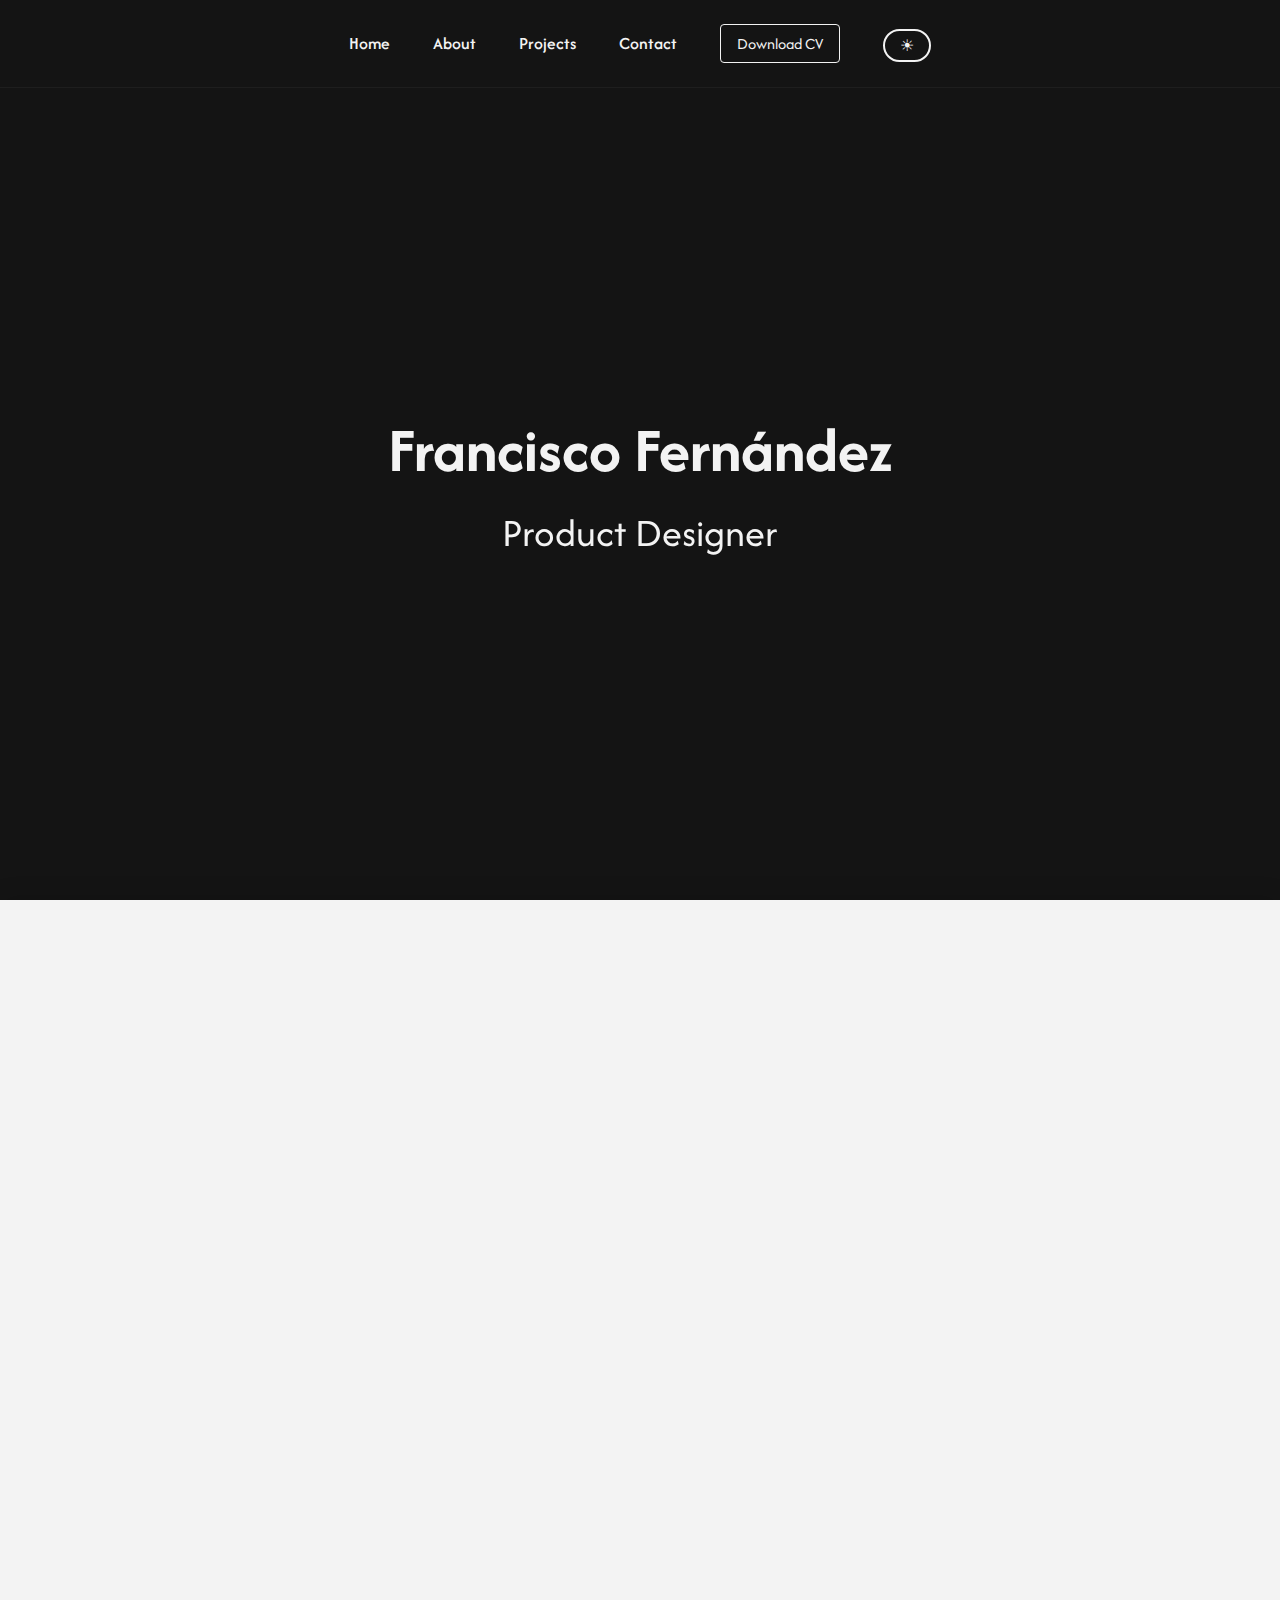
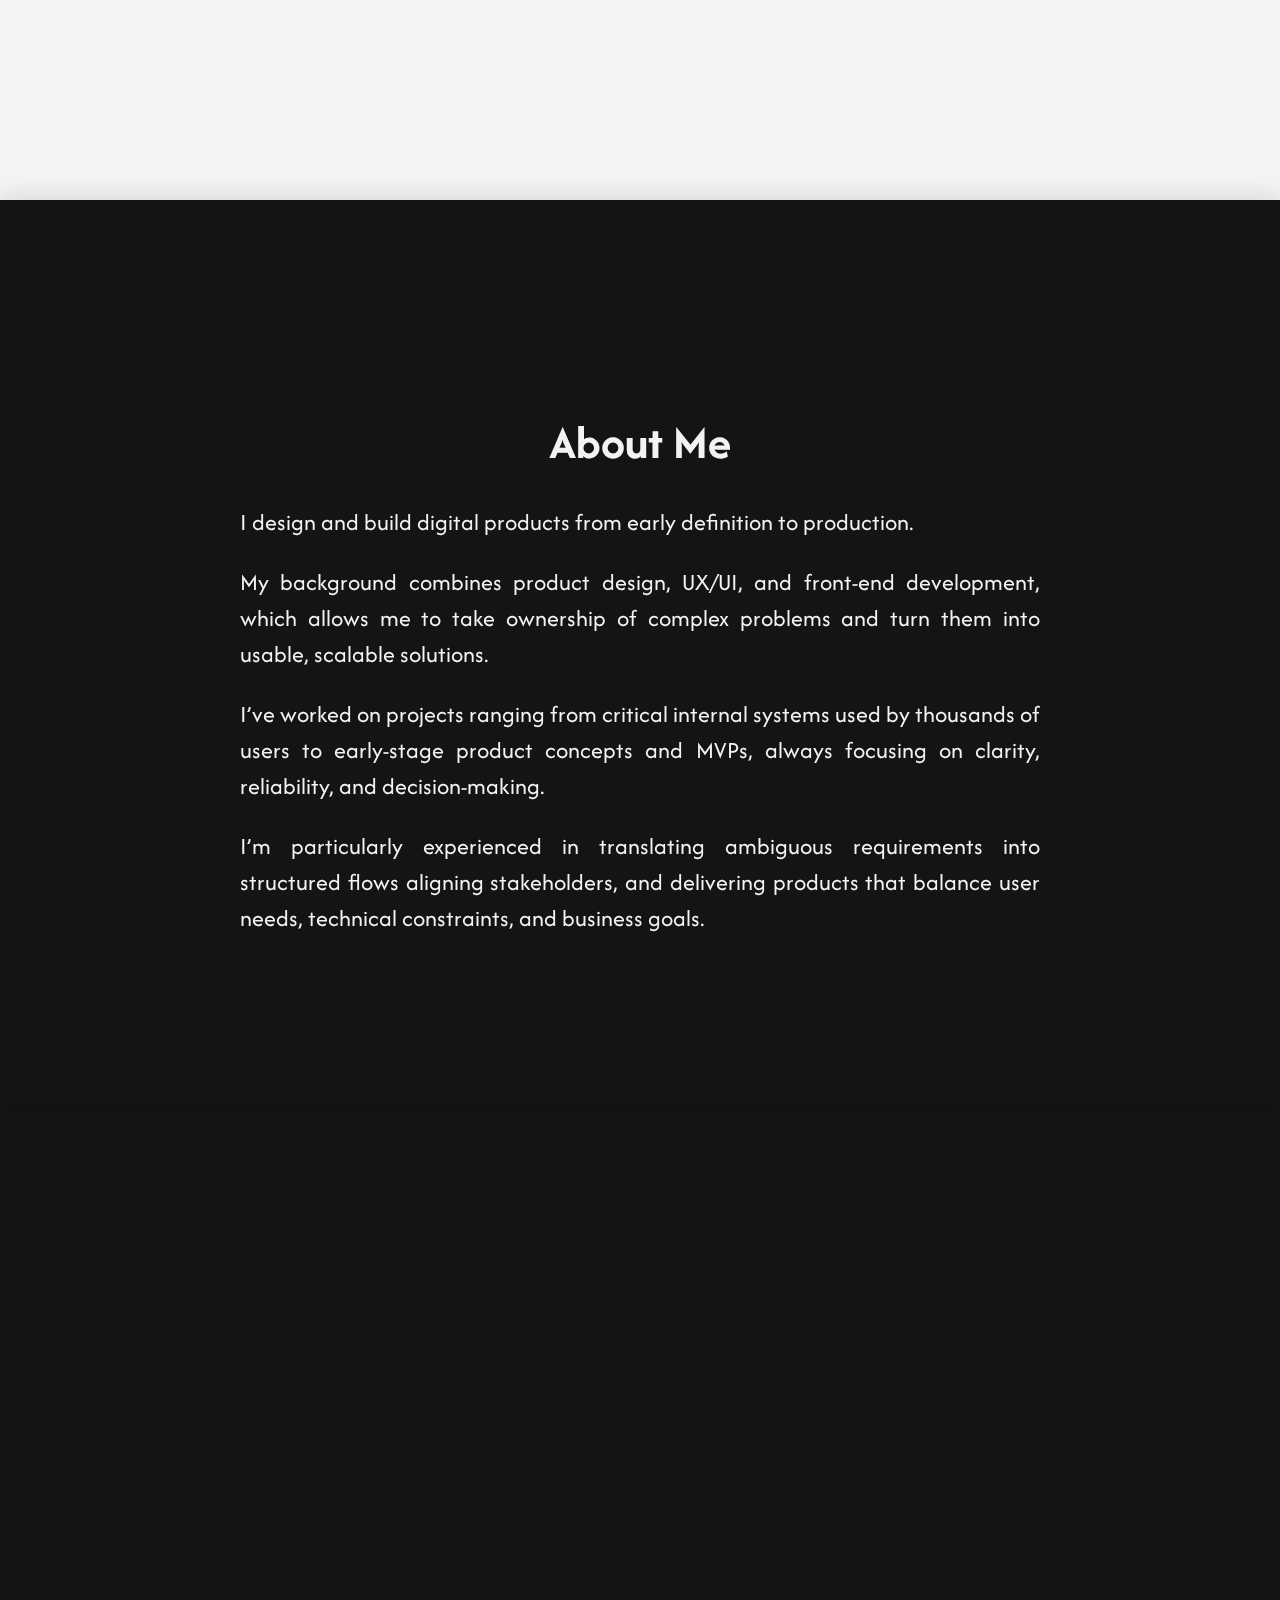
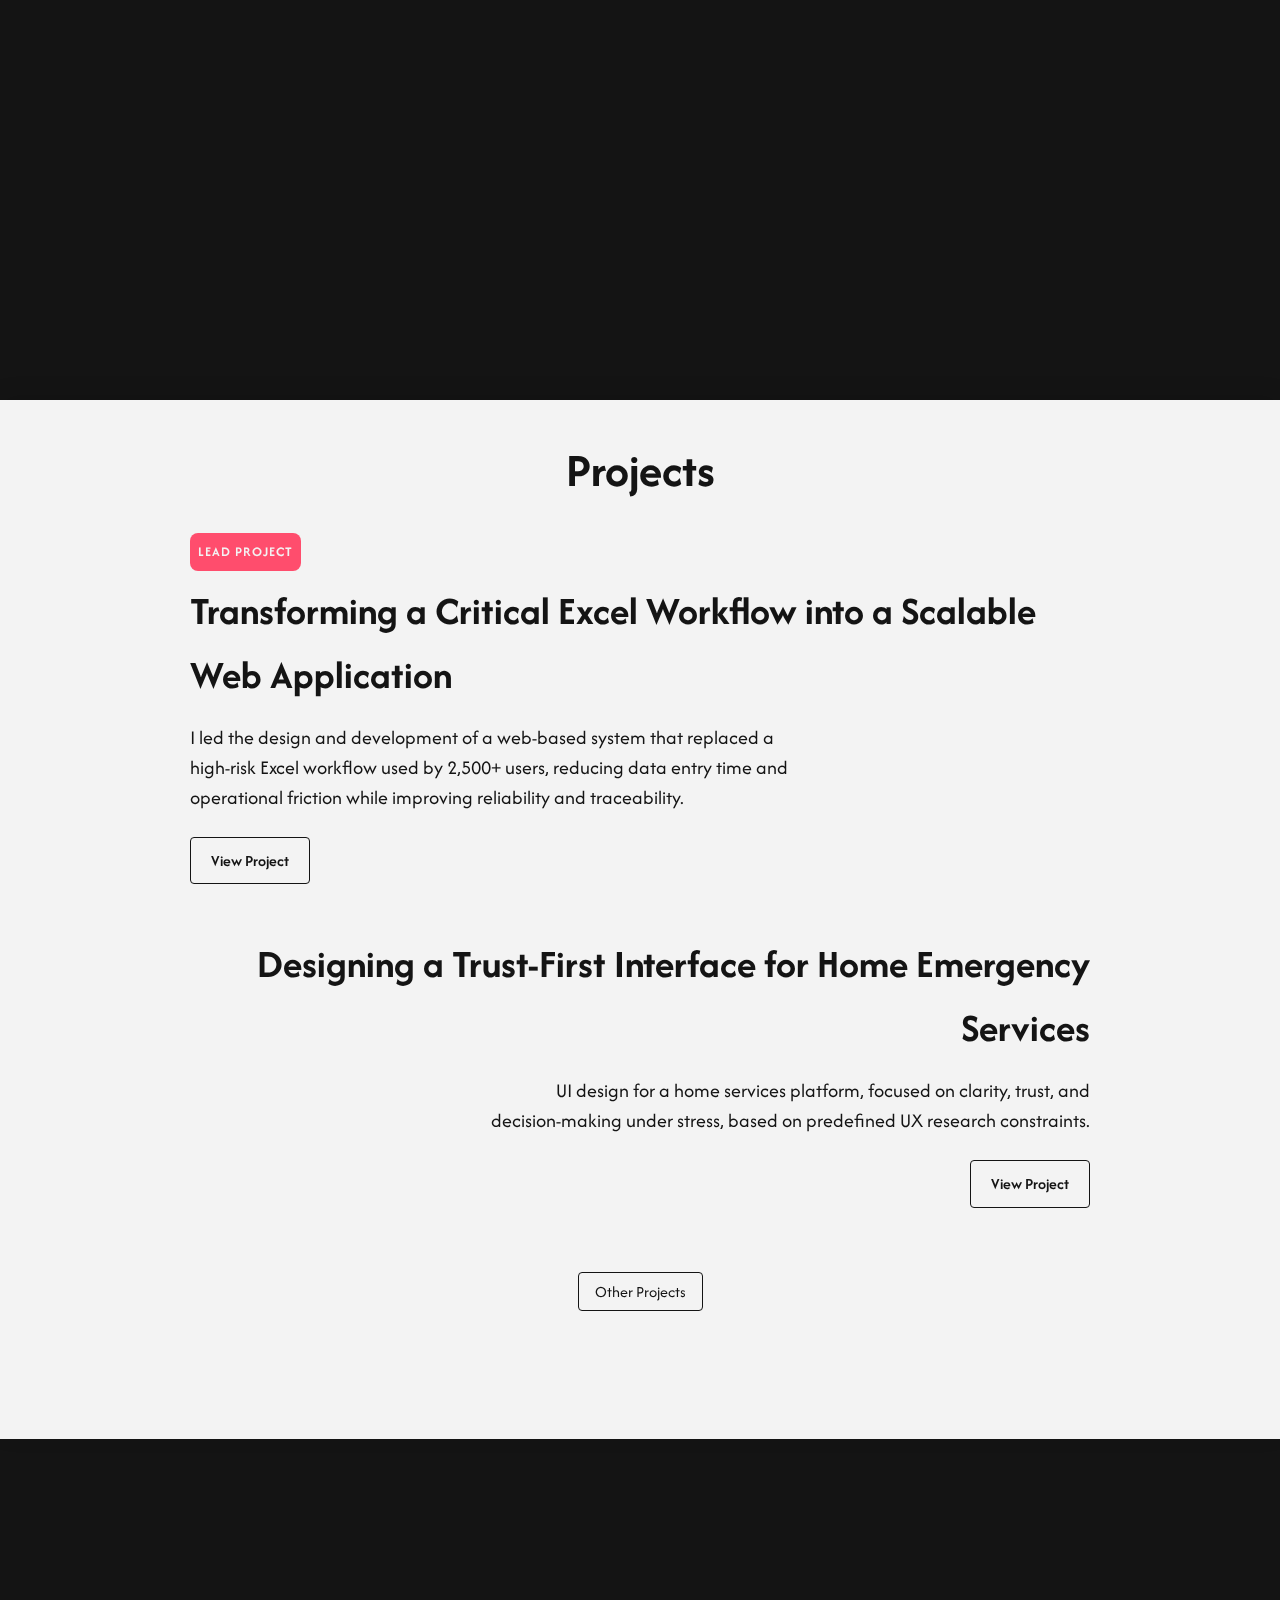
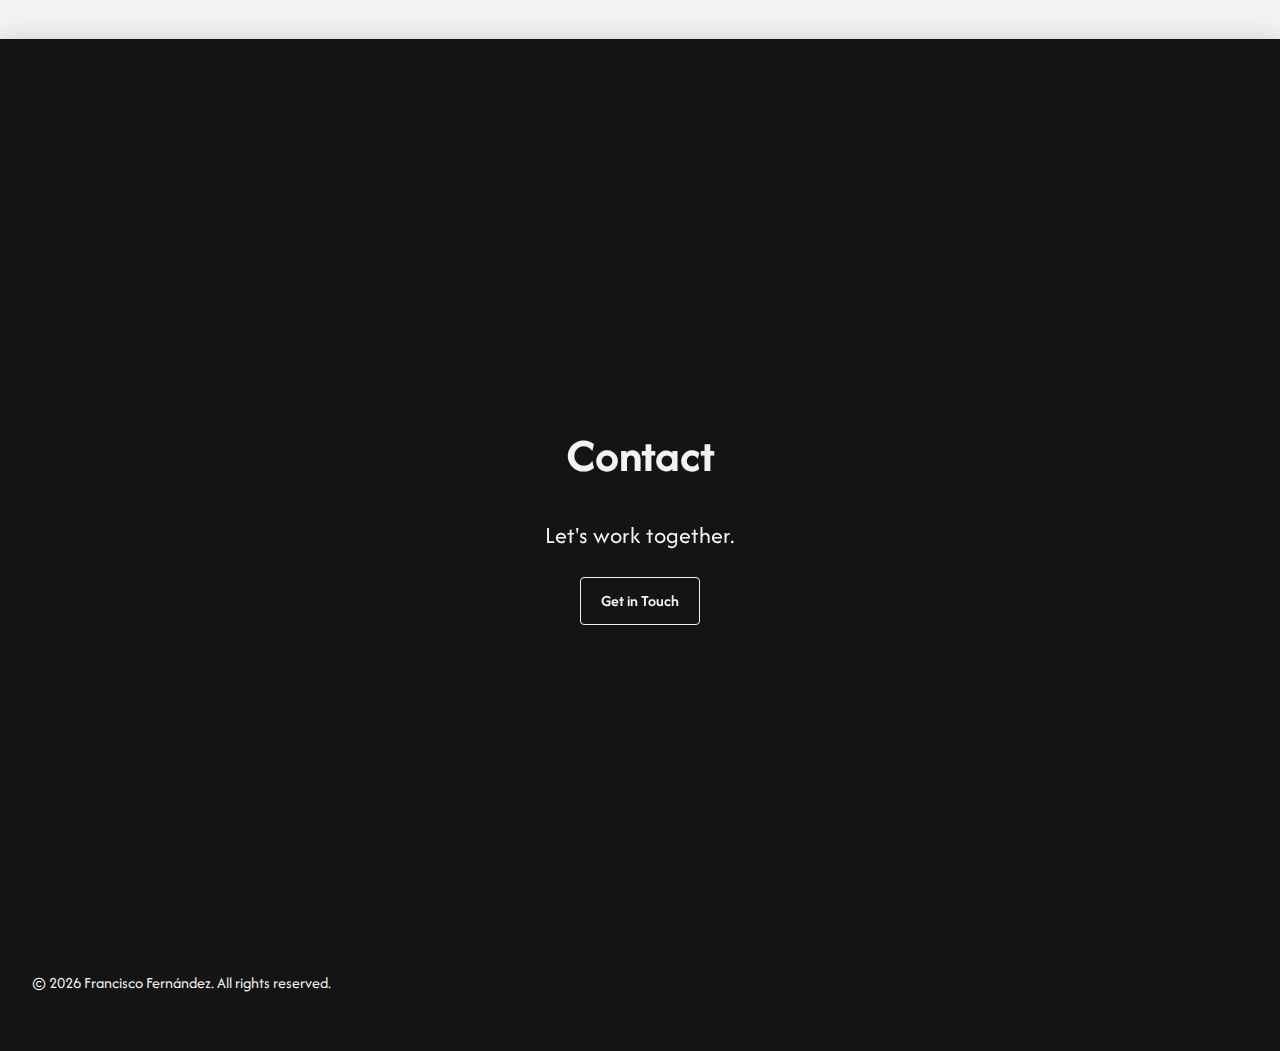
<file: index.html>
<!DOCTYPE html>
<html lang="en">

<head>
    <meta charset="UTF-8">
    <meta name="viewport" content="width=device-width, initial-scale=1.0">
    <title>Francisco Fernández - Product Designer</title>
    <link rel="stylesheet" href="styles.css">
</head>

<body>
    <header>
        <nav>
            <button class="hamburger" id="hamburger-btn" aria-label="Toggle Navigation">
                <span></span>
                <span></span>
                <span></span>
            </button>
            <ul id="nav-list">
                <li><a href="#">Home</a></li>
                <li><a href="#about">About</a></li>
                <li><a href="#projects">Projects</a></li>
                <li><a href="#contact">Contact</a></li>
                <li class="dropdown-container">
                    <button id="download-cv-btn" class="cta-outline">Download CV</button>
                    <div id="cv-dropdown" class="dropdown-menu">
                        <a href="https://franciscofernandez.netlify.app/doc/FernandezFrancisco_CV_Eng.pdf" download>ENG
                            🇬🇧</a>
                        <a href="https://franciscofernandez.netlify.app/doc/FernandezFrancisco_CV_Esp.pdf" download>ESP
                            🇦🇷</a>
                    </div>
                </li>
                <li>
                    <button id="theme-toggle" class="theme-toggle" aria-label="Toggle Theme">
                        ☀/☾
                    </button>
                </li>
            </ul>
        </nav>
    </header>

    <main>
        <section id="home" class="parallax-section dark-bg">
            <div class="content">
                <h1>Francisco Fernández</h1>
                <h3>Product Designer</h3>
            </div>
        </section>

        <section class="parallax-section spacer light-bg">
            <!-- Empty Section -->
        </section>

        <section id="about" class="parallax-section dark-bg">
            <div class="content">
                <h2>About Me</h2>
                <p>
                    I design and build digital products from early definition to production.
                </p>
                <p>
                    My background combines product design, UX/UI, and front-end development,
                    which allows me to take ownership of complex problems and turn them into usable,
                    scalable solutions.
                </p>
                <p>
                    I’ve worked on projects ranging from critical internal systems used by thousands
                    of users to early-stage product concepts and MVPs, always focusing on clarity, reliability,
                    and decision-making.
                </p>
                <p>
                    I’m particularly experienced in translating ambiguous requirements into structured flows
                    aligning stakeholders, and delivering products that balance user needs, technical
                    constraints, and business goals.
                </p>
            </div>
        </section>

        <section class="parallax-section spacer dark-bg">
            <!-- Empty Section (Background #141414 as requested) -->
        </section>

        <section id="projects" class="parallax-section light-bg">
            <div class="content projects-container">
                <h2>Projects</h2>
                <div class="projects-grid">
                    <!-- Lead Project Card -->
                    <div class="project-card-full">
                        <span class="label">LEAD PROJECT</span>
                        <h3>Transforming a Critical Excel Workflow into a Scalable Web Application</h3>
                        <p>I led the design and development of a web-based system that replaced a high-risk
                            Excel workflow used by 2,500+ users, reducing data entry time and operational
                            friction while improving reliability and traceability.</p>
                        <a href="excel.html" class="view-project-btn">View Project</a>
                    </div>

                    <!-- Secondary Project Card -->
                    <div class="project-card-full align-right">
                        <h3>Designing a Trust-First Interface for Home Emergency Services</h3>
                        <p>UI design for a home services platform, focused on clarity, trust, and
                            decision-making under stress, based on predefined UX research constraints.</p>
                        <a href="serviapp.html" class="view-project-btn">View Project</a>
                    </div>
                </div>

                <!-- Other Projects Dropdown -->
                <div class="other-projects-container">
                    <div class="dropdown-container">
                        <button id="other-projects-btn" class="cta-outline dark-text-btn">Other Projects</button>
                        <div id="other-projects-dropdown" class="dropdown-menu">
                            <a href="shopee.html">Shopee Project</a>
                        </div>
                    </div>
                </div>
            </div>
        </section>

        <section class="parallax-section spacer light-bg">
            <!-- Empty Section -->
        </section>

        <section id="contact" class="parallax-section dark-bg">
            <div class="content">
                <h2>Contact</h2>
                <p>Let's work together.</p>
                <a href="mailto:fernandezfjavier@gmail.com" class="cta-button">Get in Touch</a>
            </div>
        </section>
    </main>

    <footer>
        <p>&copy; 2026 Francisco Fernández. All rights reserved.</p>
    </footer>

    <script src="scripts.js"></script>
</body>

</html>
</file>
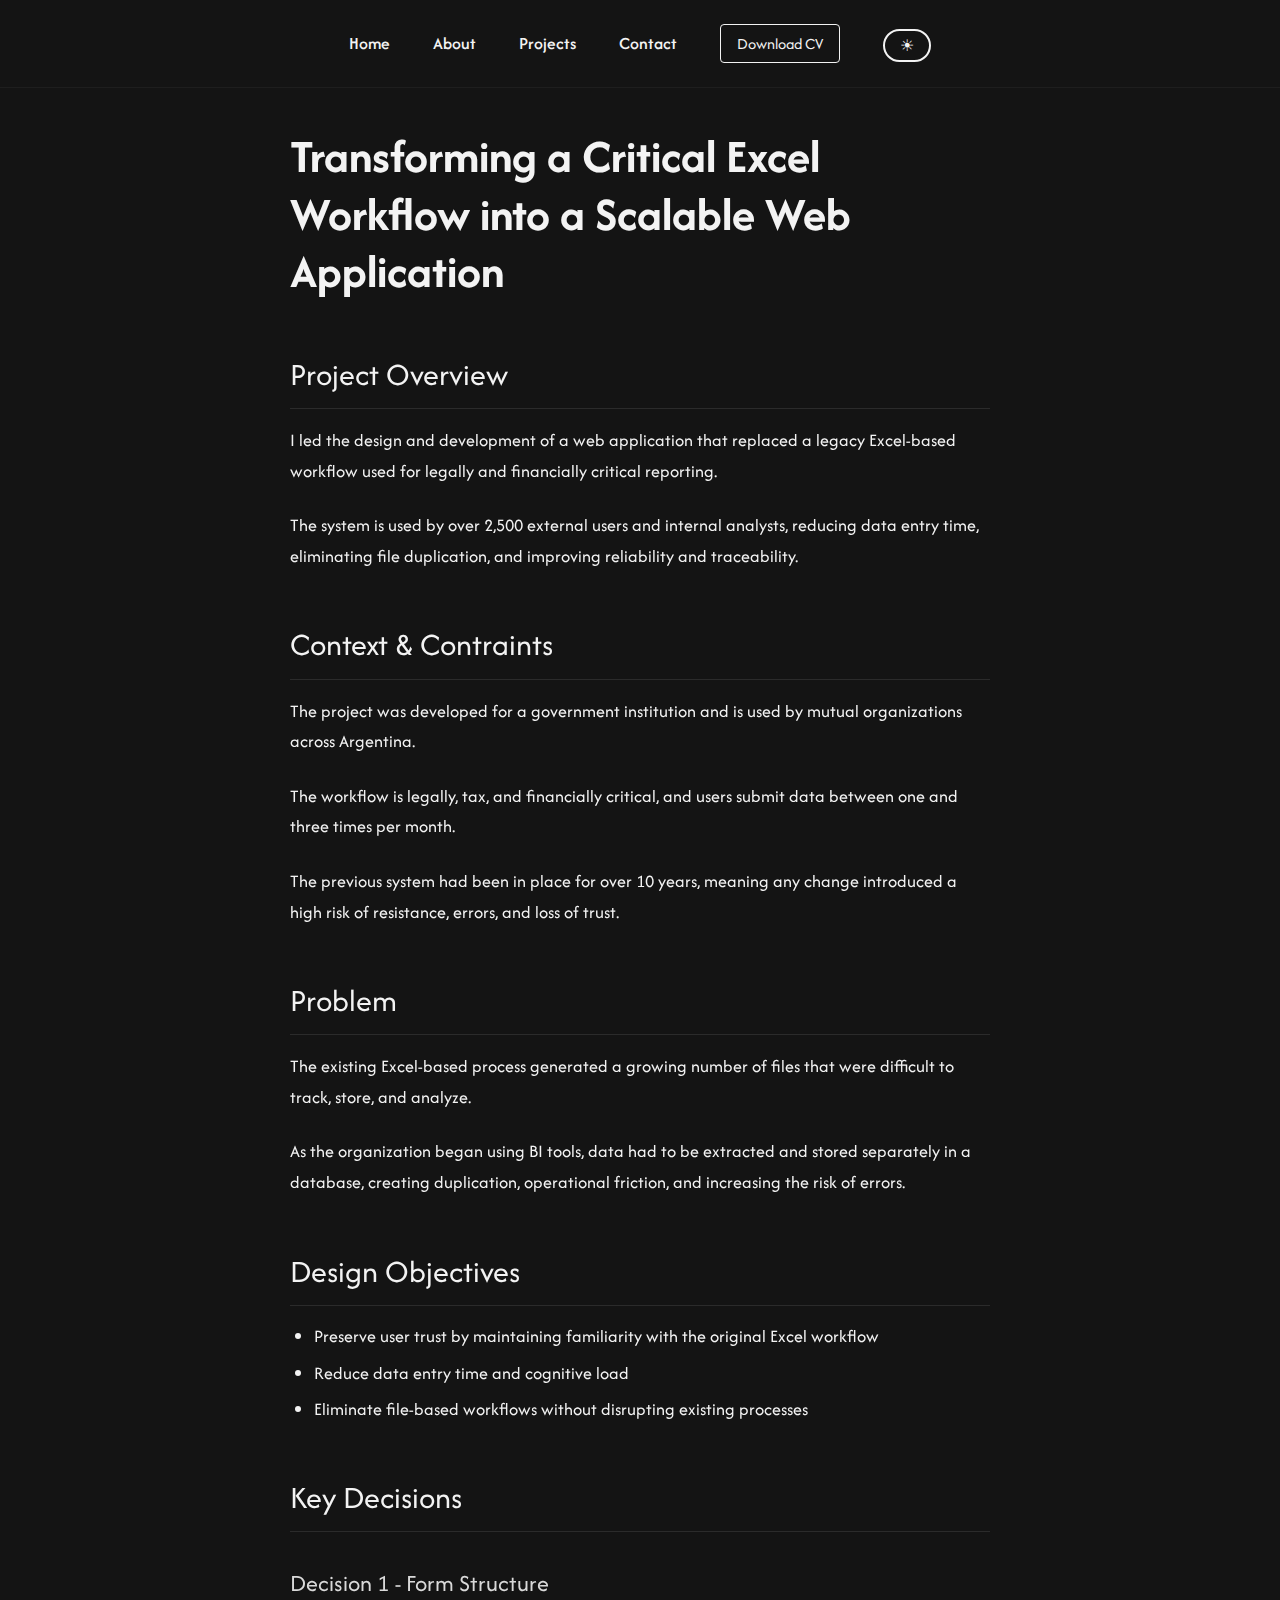
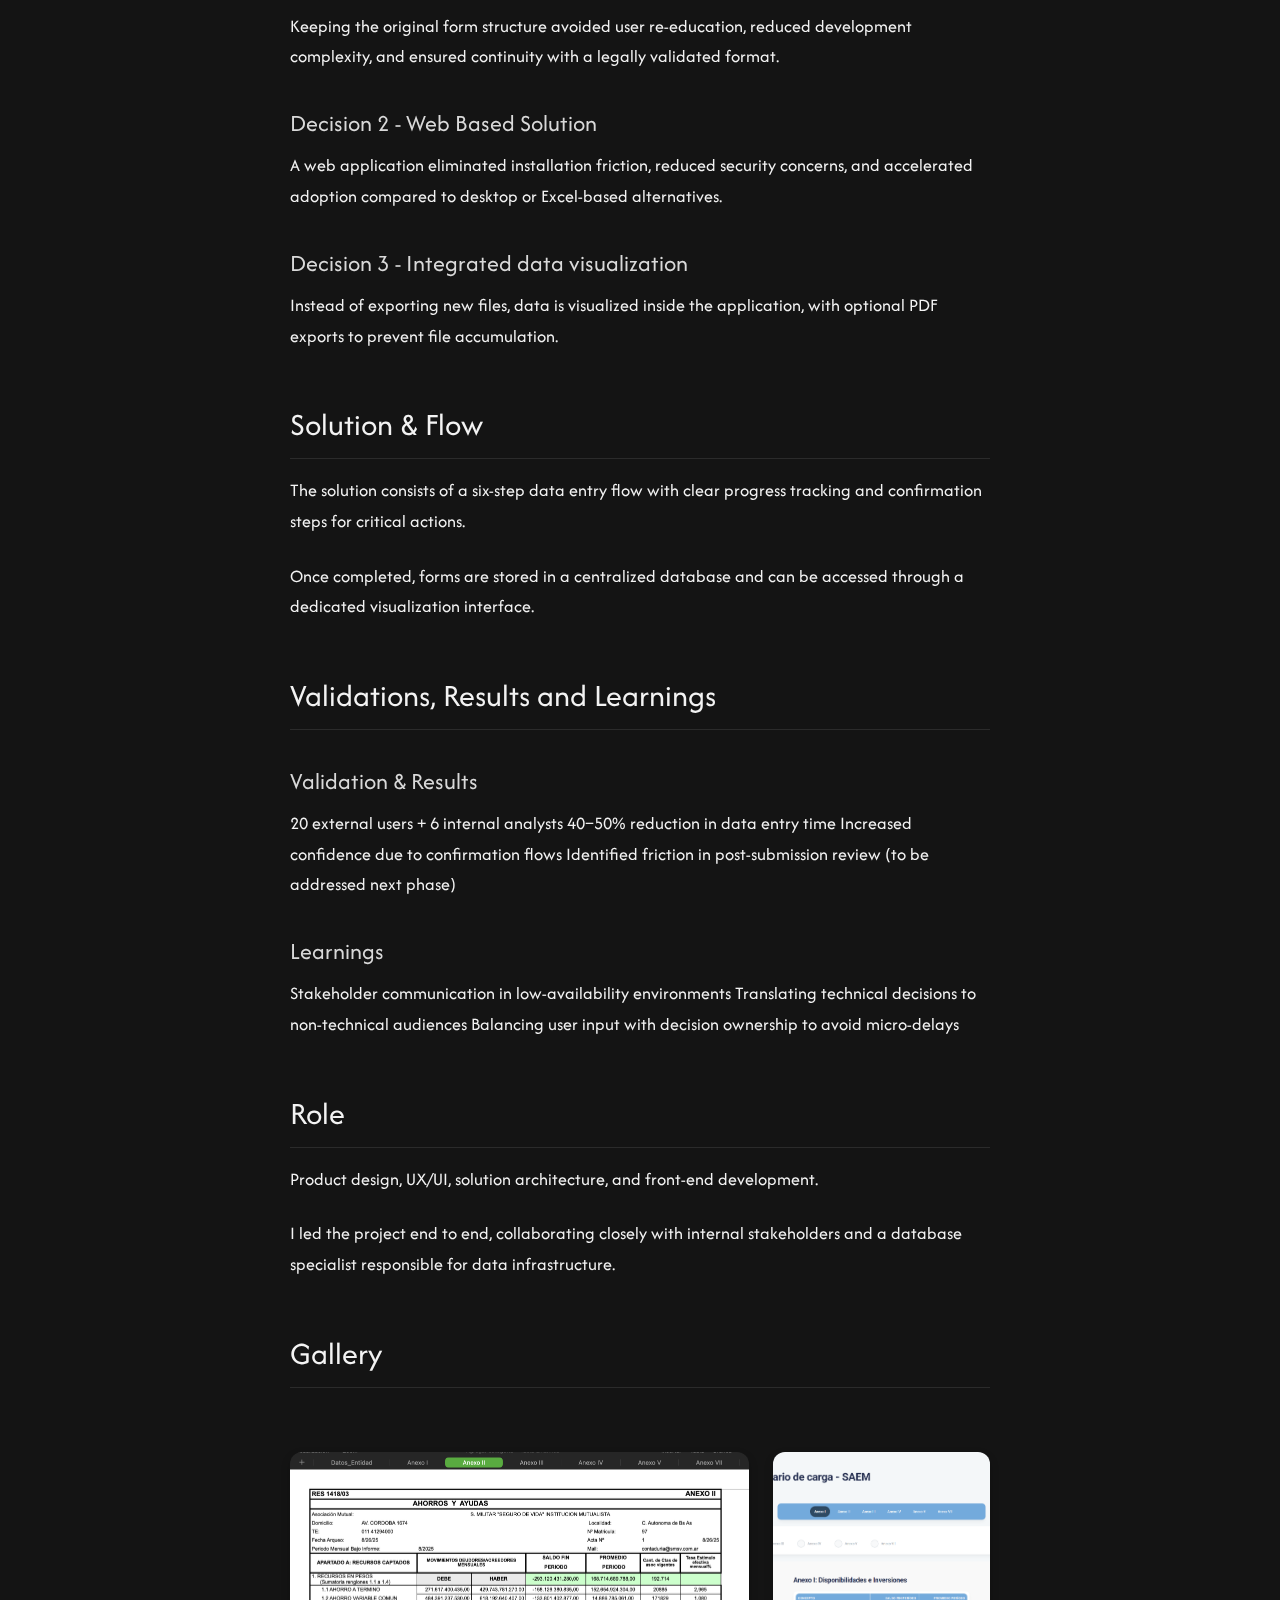
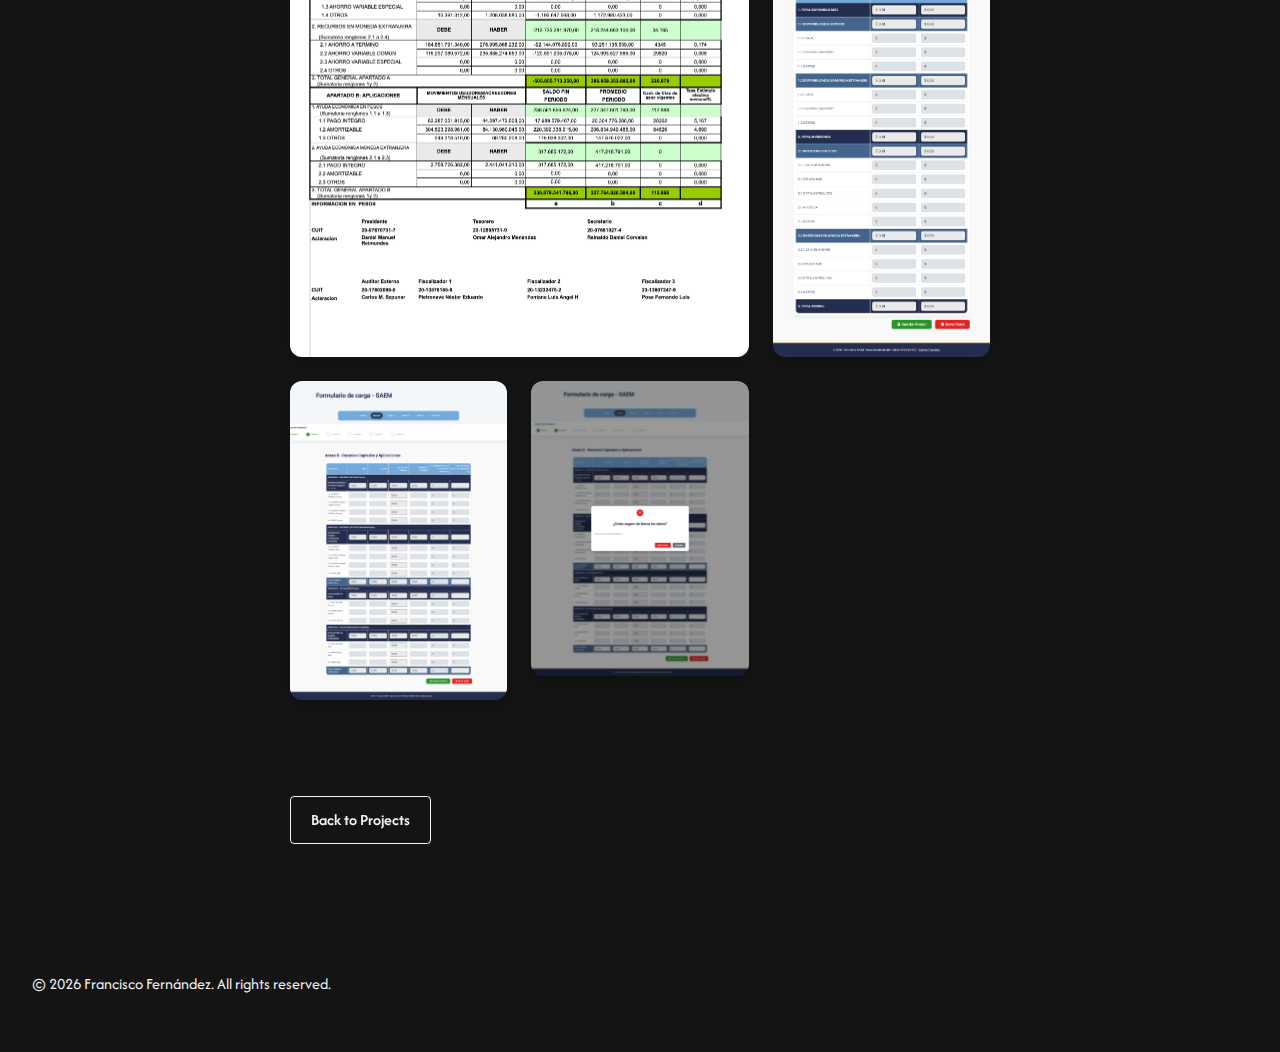
<file: excel.html>
<!DOCTYPE html>
<html lang="en">

<head>
    <meta charset="UTF-8">
    <meta name="viewport" content="width=device-width, initial-scale=1.0">
    <title>Excel Project - Francisco Fernández</title>
    <link rel="stylesheet" href="styles.css">
    <link href="https://fonts.googleapis.com/css2?family=Afacad:wght@400;500;600;700&display=swap" rel="stylesheet">
</head>

<body>
    <header>
        <nav>
            <button class="hamburger" id="hamburger-btn" aria-label="Toggle Navigation">
                <span></span>
                <span></span>
                <span></span>
            </button>
            <ul id="nav-list">
                <li><a href="index.html#home">Home</a></li>
                <li><a href="index.html#about">About</a></li>
                <li><a href="index.html#projects">Projects</a></li>
                <li><a href="index.html#contact">Contact</a></li>
                <li class="dropdown-container">
                    <button id="download-cv-btn" class="cta-outline">Download CV</button>
                    <div id="cv-dropdown" class="dropdown-menu">
                        <a href="#" download>ENG 🇬🇧</a>
                        <a href="#" download>ESP 🇦🇷</a>
                    </div>
                </li>
                <li>
                    <button id="theme-toggle" class="theme-toggle" aria-label="Toggle Theme">
                        ☀/☾
                    </button>
                </li>
            </ul>
        </nav>
    </header>

    <main>
        <section class="parallax-section project-detail-section dark-bg" style="min-height: 100vh;">
            <div class="content blog-content">
                <h1>Transforming a Critical Excel Workflow into a Scalable Web Application</h1>


                <h3>Project Overview</h3>
                <p>
                    I led the design and development of a web application that replaced a legacy
                    Excel-based workflow used for legally and financially critical reporting.
                </p>
                <p>
                    The system is used by over 2,500 external users and internal analysts, reducing data entry time,
                    eliminating file duplication, and improving reliability and traceability.
                </p>

                <h3>Context & Contraints</h3>
                <p>
                    The project was developed for a government institution and is used by mutual organizations across
                    Argentina.
                </p>
                <p>
                    The workflow is legally, tax, and financially critical, and users submit data between one and three
                    times per month.
                </p>
                <p>
                    The previous system had been in place for over 10 years, meaning any change introduced a high risk
                    of resistance,
                    errors, and loss of trust.
                </p>

                <h3>Problem</h3>
                <p>
                    The existing Excel-based process generated a growing number of files that were difficult to track,
                    store, and analyze.
                </p>
                <p>
                    As the organization began using BI tools, data had to be extracted and stored separately in a
                    database, creating
                    duplication, operational friction, and increasing the risk of errors.
                </p>

                <h3>Design Objectives</h3>
                <ul>
                    <li>Preserve user trust by maintaining familiarity with the original Excel workflow</li>
                    <li>Reduce data entry time and cognitive load</li>
                    <li>Eliminate file-based workflows without disrupting existing processes</li>
                </ul>

                <h3>Key Decisions</h3>
                <h4>Decision 1 - Form Structure</h4>
                <p>
                    Keeping the original form structure avoided user re-education, reduced development complexity,
                    and ensured continuity with a legally validated format.
                </p>
                <h4>Decision 2 - Web Based Solution </h4>
                <p>
                    A web application eliminated installation friction, reduced security concerns, and accelerated
                    adoption
                    compared to desktop or Excel-based alternatives.
                </p>
                <h4>Decision 3 - Integrated data visualization</h4>
                <p>
                    Instead of exporting new files, data is visualized inside the application, with optional PDF exports
                    to prevent
                    file accumulation.
                </p>

                <h3>Solution & Flow</h3>
                <p>
                    The solution consists of a six-step data entry flow with clear progress tracking and confirmation
                    steps for critical actions.
                </p>
                <p>
                    Once completed, forms are stored in a centralized database and can be accessed through a dedicated
                    visualization interface.
                </p>

                <h3>Validations, Results and Learnings</h3>
                <h4>Validation & Results</h4>
                <p>
                    20 external users + 6 internal analysts

                    40–50% reduction in data entry time

                    Increased confidence due to confirmation flows

                    Identified friction in post-submission review (to be addressed next phase)
                </p>
                <h4>Learnings</h4>
                <p>
                    Stakeholder communication in low-availability environments

                    Translating technical decisions to non-technical audiences

                    Balancing user input with decision ownership to avoid micro-delays
                </p>

                <h3>Role</h3>
                <p>
                    Product design, UX/UI, solution architecture, and front-end development.
                </p>
                <p>
                    I led the project end to end, collaborating closely with internal stakeholders and a database
                    specialist responsible for data infrastructure.
                </p>

















                <h3>Gallery</h3>
                <div class="bento-grid">
                    <div class="bento-item wide">
                        <img src="./img/excel/original_form.png" alt="Detail 1">
                    </div>
                    <div class="bento-item">
                        <img src="img/excel/screen_1.png" alt="original form">
                    </div>
                    <div class="bento-item tall">
                        <img src="img/excel/screen_2.png" alt="Detail 3">
                    </div>
                    <div class="bento-item">
                        <img src="img/excel/screen_3.png" alt="Detail 4">
                    </div>
                </div>

                <!-- Modal Container -->
                <div id="image-modal" class="modal">
                    <span class="close-modal">&times;</span>
                    <img class="modal-content" id="modal-img">
                </div>

                <a href="index.html#projects" class="cta-button" style="margin-top: 2rem;">Back to Projects</a>
            </div>
        </section>
    </main>

    <footer>
        <p>&copy; 2026 Francisco Fernández. All rights reserved.</p>
    </footer>

    <script src="scripts.js"></script>
</body>

</html>
</file>
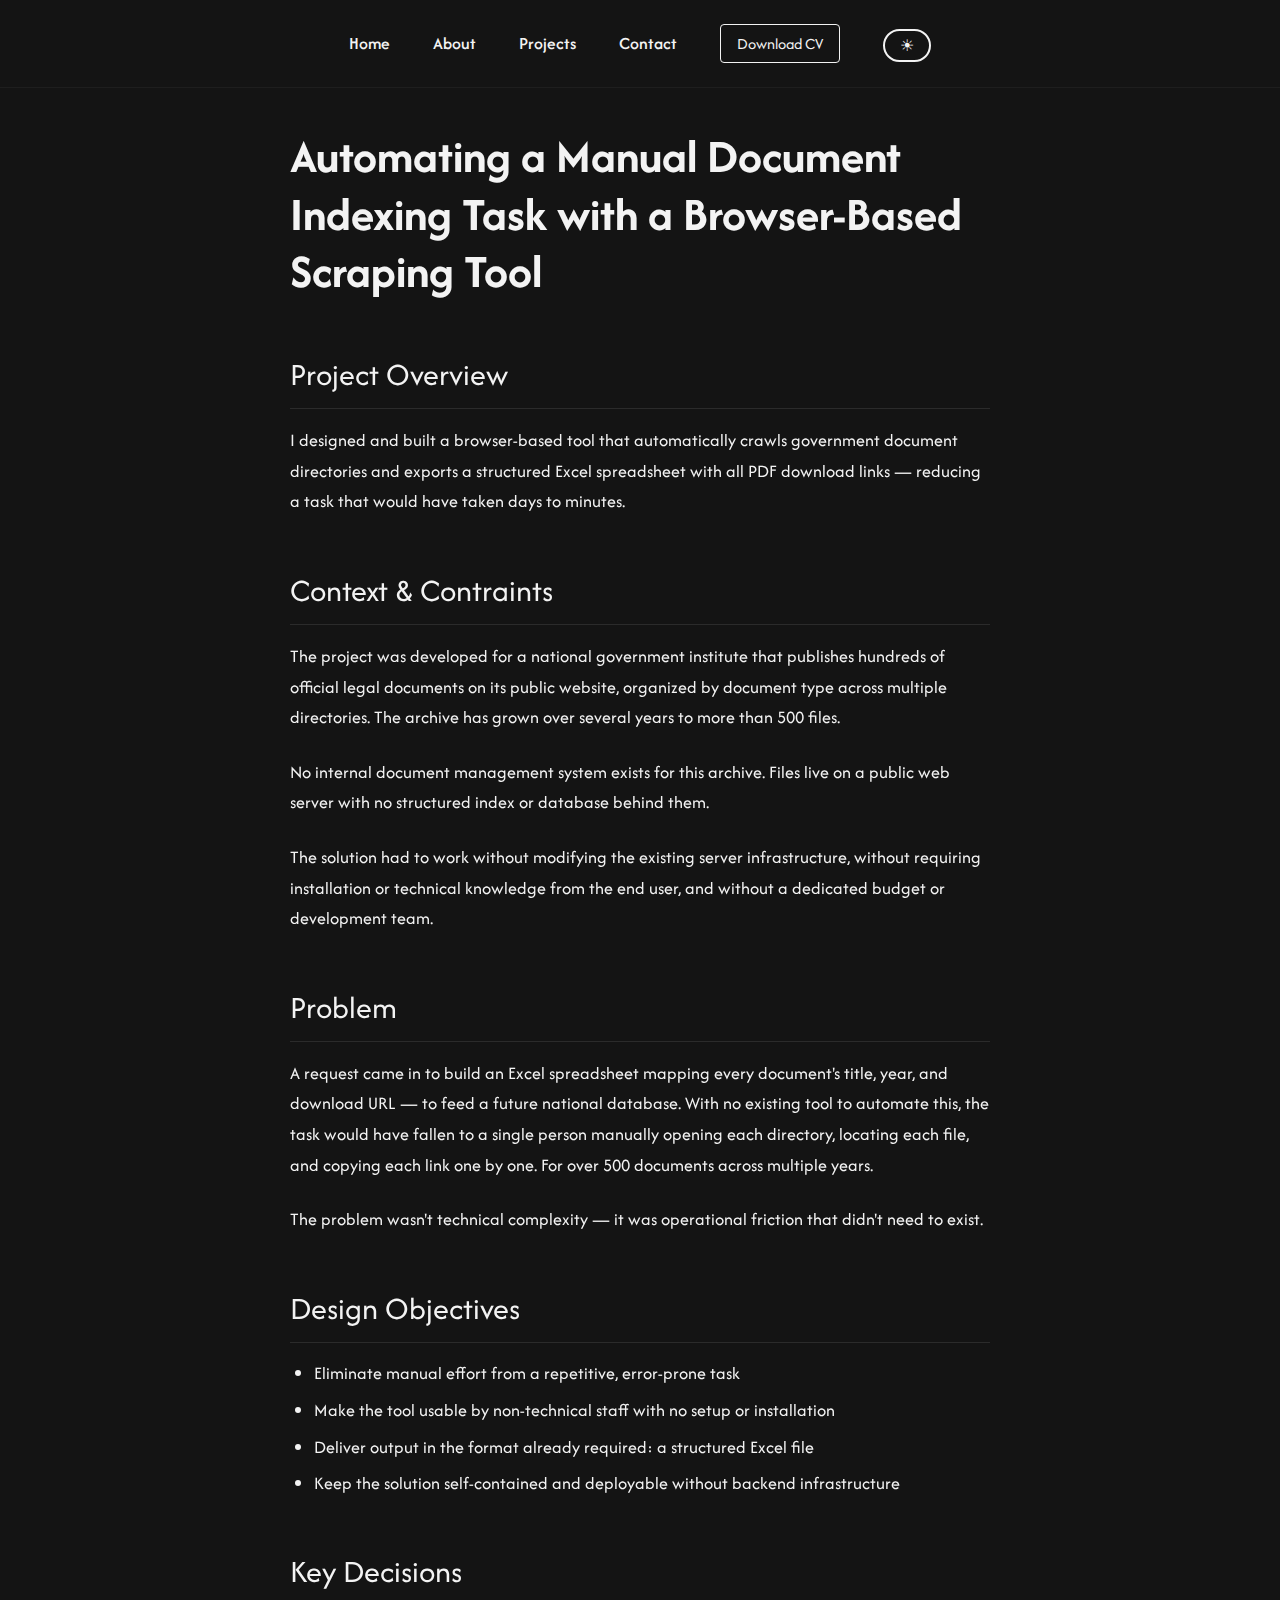
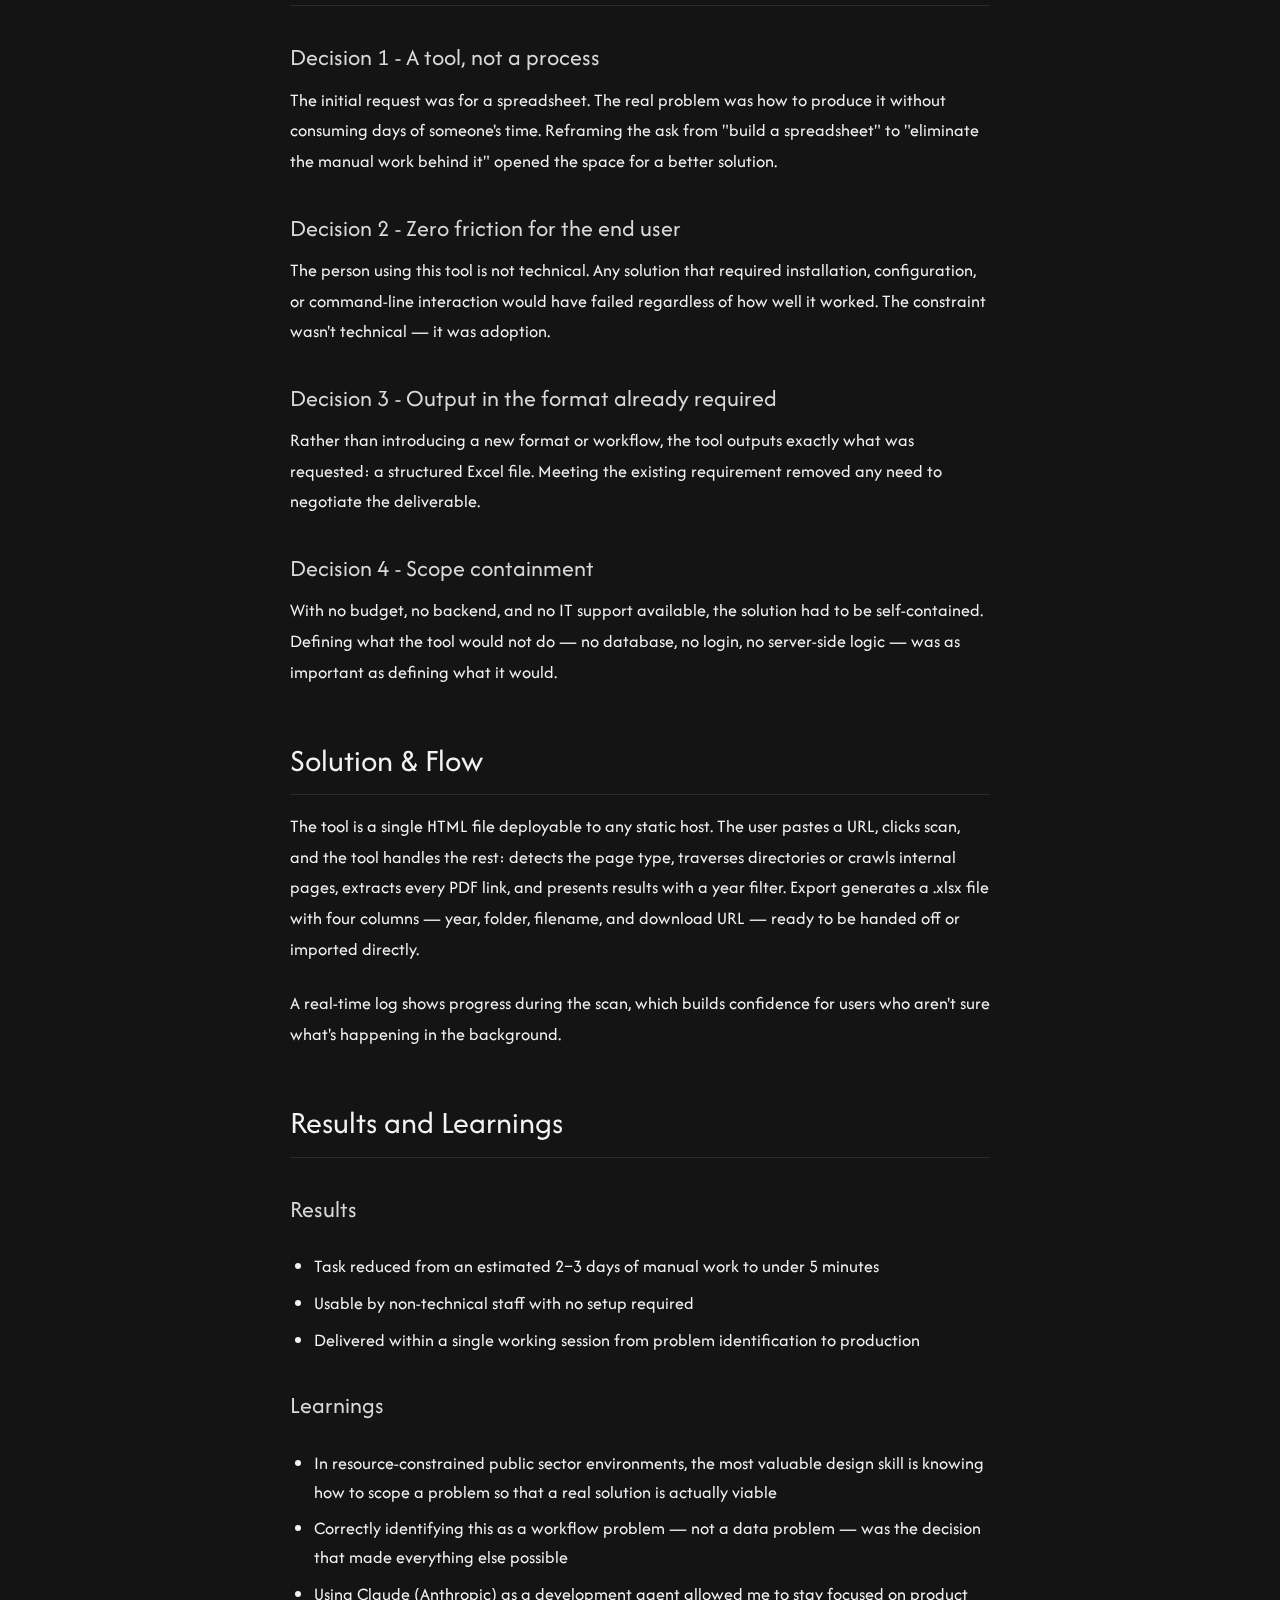
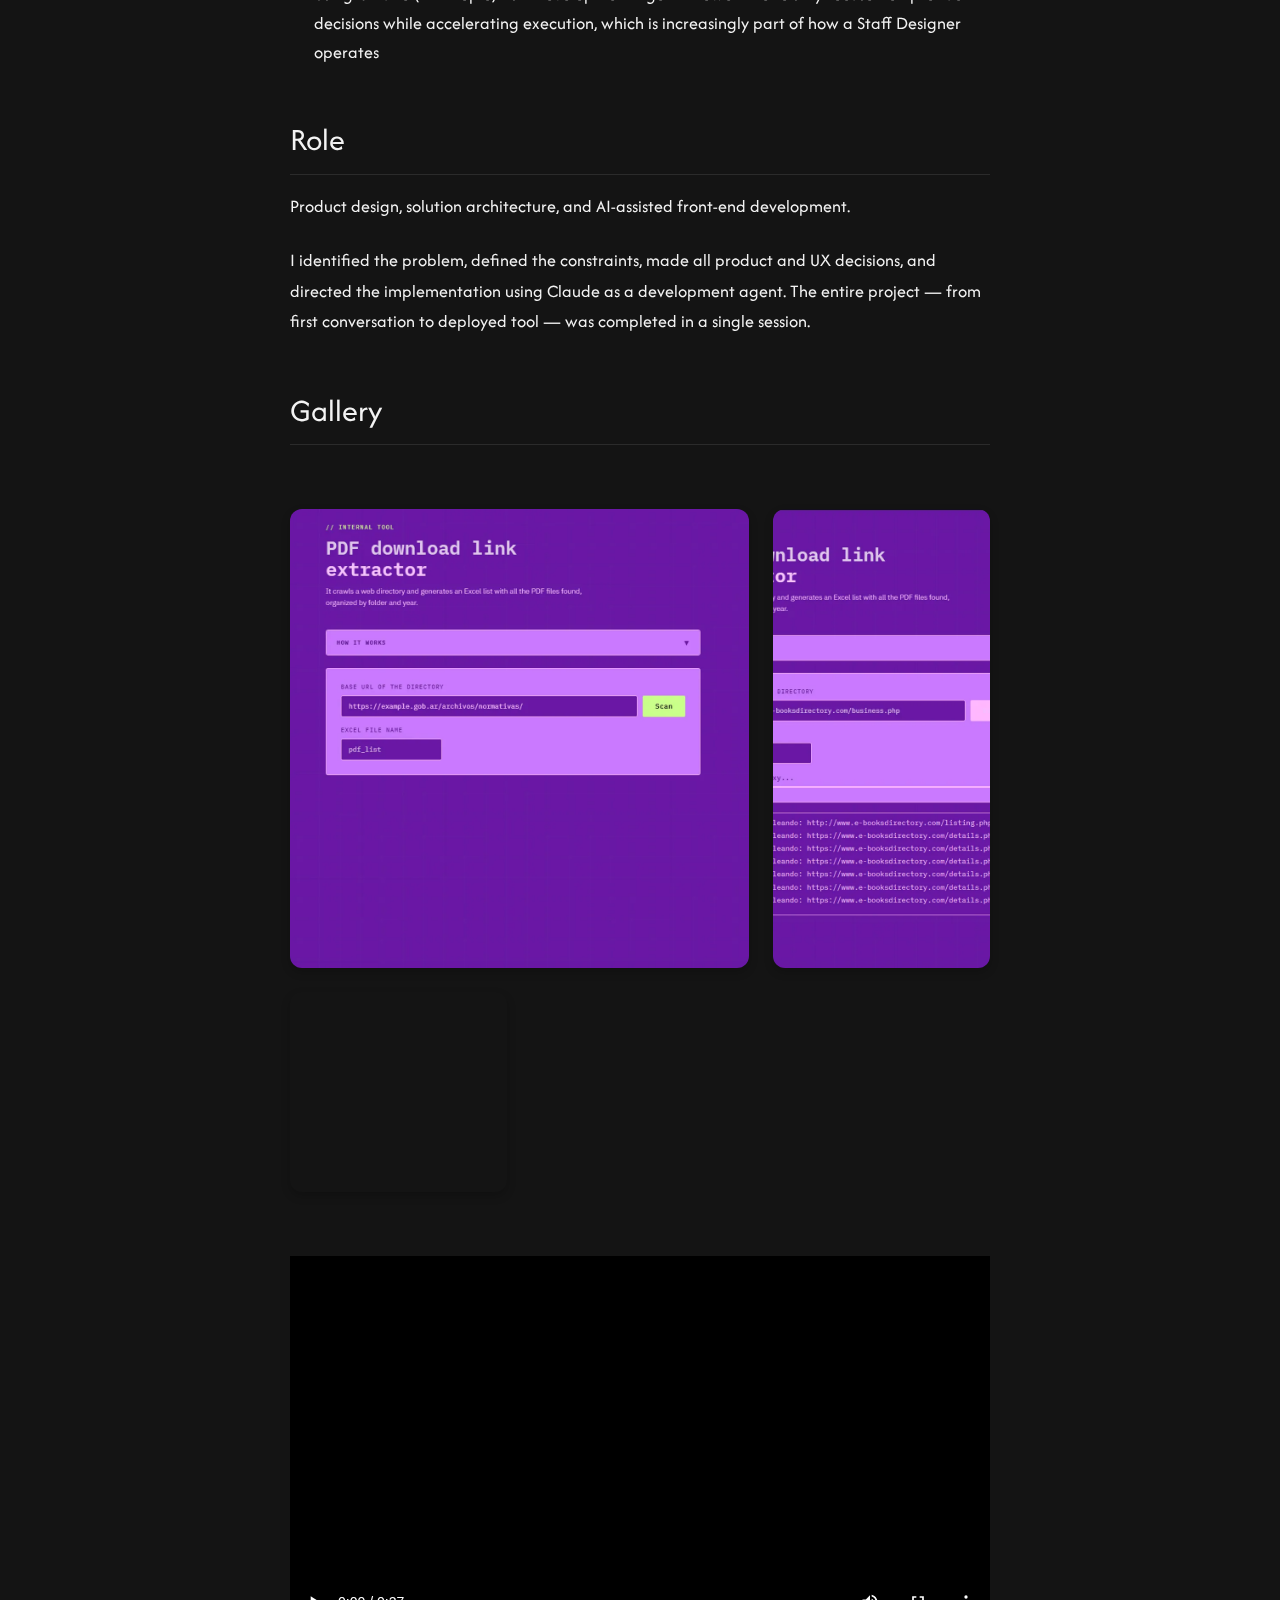
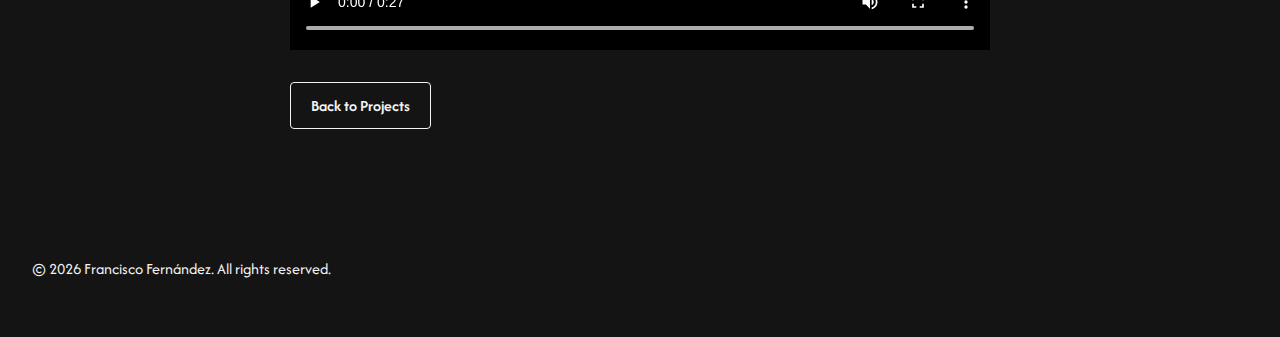
<file: exportpdf.html>
<!DOCTYPE html>
<html lang="en">

<head>
    <meta charset="UTF-8">
    <meta name="viewport" content="width=device-width, initial-scale=1.0">
    <title>PDF link exporter - Francisco Fernández</title>
    <link rel="stylesheet" href="styles.css">
    <link href="https://fonts.googleapis.com/css2?family=Afacad:wght@400;500;600;700&display=swap" rel="stylesheet">
</head>

<body>
    <header>
        <nav>
            <button class="hamburger" id="hamburger-btn" aria-label="Toggle Navigation">
                <span></span>
                <span></span>
                <span></span>
            </button>
            <ul id="nav-list">
                <li><a href="index.html#home">Home</a></li>
                <li><a href="index.html#about">About</a></li>
                <li><a href="index.html#projects">Projects</a></li>
                <li><a href="index.html#contact">Contact</a></li>
                <li class="dropdown-container">
                    <button id="download-cv-btn" class="cta-outline">Download CV</button>
                    <div id="cv-dropdown" class="dropdown-menu">
                        <a href="#" download>ENG 🇬🇧</a>
                        <a href="#" download>ESP 🇦🇷</a>
                    </div>
                </li>
                <li>
                    <button id="theme-toggle" class="theme-toggle" aria-label="Toggle Theme">
                        ☀/☾
                    </button>
                </li>
            </ul>
        </nav>
    </header>

    <main>
        <section class="parallax-section project-detail-section dark-bg" style="min-height: 100vh;">
            <div class="content blog-content">
                <h1>Automating a Manual Document Indexing Task with a Browser-Based Scraping Tool</h1>


                <h3>Project Overview</h3>
                <p>
                    I designed and built a browser-based tool that automatically crawls government document directories
                    and exports a structured Excel
                    spreadsheet with all PDF download links — reducing a task that would have taken days to minutes.
                </p>

                <h3>Context & Contraints</h3>
                <p>
                    The project was developed for a national government institute that publishes hundreds of official
                    legal documents on its public website,
                    organized by document type across multiple directories. The archive has grown over several years to
                    more than 500 files.
                </p>
                <p>
                    No internal document management system exists for this archive. Files live on a public web server
                    with no structured index or database
                    behind them.
                </p>
                <p>
                    The solution had to work without modifying the existing server infrastructure, without requiring
                    installation or technical knowledge
                    from the end user, and without a dedicated budget or development team.
                </p>

                <h3>Problem</h3>
                <p>
                    A request came in to build an Excel spreadsheet mapping every document's title, year, and download
                    URL — to feed a future national
                    database. With no existing tool to automate this, the task would have fallen to a single person
                    manually opening each directory,
                    locating each file, and copying each link one by one. For over 500 documents across multiple years.
                </p>
                <p>
                    The problem wasn't technical complexity — it was operational friction that didn't need to exist.
                </p>

                <h3>Design Objectives</h3>
                <ul>
                    <li>Eliminate manual effort from a repetitive, error-prone task</li>
                    <li>Make the tool usable by non-technical staff with no setup or installation</li>
                    <li>Deliver output in the format already required: a structured Excel file</li>
                    <li>Keep the solution self-contained and deployable without backend infrastructure</li>
                </ul>

                <h3>Key Decisions</h3>
                <h4>Decision 1 - A tool, not a process</h4>
                <p>
                    The initial request was for a spreadsheet. The real problem was how to produce it without consuming
                    days of someone's time. Reframing
                    the ask from "build a spreadsheet" to "eliminate the manual work behind it" opened the space for a
                    better solution.
                </p>
                <h4>Decision 2 - Zero friction for the end user</h4>
                <p>
                    The person using this tool is not technical. Any solution that required installation, configuration,
                    or command-line interaction would
                    have failed regardless of how well it worked. The constraint wasn't technical — it was adoption.
                </p>
                <h4>Decision 3 - Output in the format already required</h4>
                <p>
                    Rather than introducing a new format or workflow, the tool outputs exactly what was requested: a
                    structured Excel file. Meeting the
                    existing requirement removed any need to negotiate the deliverable.
                </p>
                <h4>Decision 4 - Scope containment</h4>
                <p>
                    With no budget, no backend, and no IT support available, the solution had to be self-contained.
                    Defining what the tool would not do — no
                    database, no login, no server-side logic — was as important as defining what it would.
                </p>

                <h3>Solution & Flow</h3>
                <p>
                    The tool is a single HTML file deployable to any static host. The user pastes a URL, clicks scan,
                    and the tool handles the rest: detects
                    the page type, traverses directories or crawls internal pages, extracts every PDF link, and presents
                    results with a year filter. Export
                    generates a .xlsx file with four columns — year, folder, filename, and download URL — ready to be
                    handed off or imported directly.
                </p>
                <p>
                    A real-time log shows progress during the scan, which builds confidence for users who aren't sure
                    what's happening in the background.
                </p>

                <h3>Results and Learnings</h3>
                <h4>Results</h4>
                <p>
                <ul>
                    <li>Task reduced from an estimated 2–3 days of manual work to under 5 minutes</li>

                    <li>Usable by non-technical staff with no setup required</li>

                    <li>Delivered within a single working session from problem identification to production</li>
                </ul>
                </p>
                <h4>Learnings</h4>
                <p>
                <ul>
                    <li>In resource-constrained public sector environments, the most valuable design skill is knowing
                        how to scope a problem so that a
                        real solution is actually viable</li>
                    <li>Correctly identifying this as a workflow problem — not a data problem — was the decision that
                        made everything else possible</li>
                    <li>Using Claude (Anthropic) as a development agent allowed me to stay focused on product decisions
                        while accelerating execution,
                        which is increasingly part of how a Staff Designer operates</li>
                </ul>
                </p>

                <h3>Role</h3>
                <p>
                    Product design, solution architecture, and AI-assisted front-end development.
                </p>
                <p>
                    I identified the problem, defined the constraints, made all product and UX decisions, and directed
                    the implementation using Claude as a
                    development agent. The entire project — from first conversation to deployed tool — was completed in
                    a single session.
                </p>

















                <h3>Gallery</h3>
                <div class="bento-grid">
                    <div class="bento-item wide">
                        <img src="./img/pdfexport/home1.webp" alt="Home" loading="lazy">
                    </div>
                    <div class="bento-item">
                        <img src="img/pdfexport/home-2.webp" alt="Start Scanning" loading="lazy">
                    </div>
                    <div class="bento-item tall">
                        <img src="img/pdfexport/result_html.webp" alt="Result of scanning" loading="lazy">
                    </div>
                </div>
                <video controls style="width: 100%; height: auto; display: block;">
                    <source src="img/pdfexport/pdfexport_video_demo.mp4" type="video/mp4">
                    Your browser does not support the video tag.
                </video>

                <!-- Modal Container -->
                <div id="image-modal" class="modal">
                    <span class="close-modal">&times;</span>
                    <img class="modal-content" id="modal-img">
                </div>

                <a href="index.html#projects" class="cta-button" style="margin-top: 2rem;">Back to Projects</a>
            </div>
        </section>
    </main>

    <footer>
        <p>&copy; 2026 Francisco Fernández. All rights reserved.</p>
    </footer>

    <script src="scripts.js"></script>
</body>

</html>
</file>
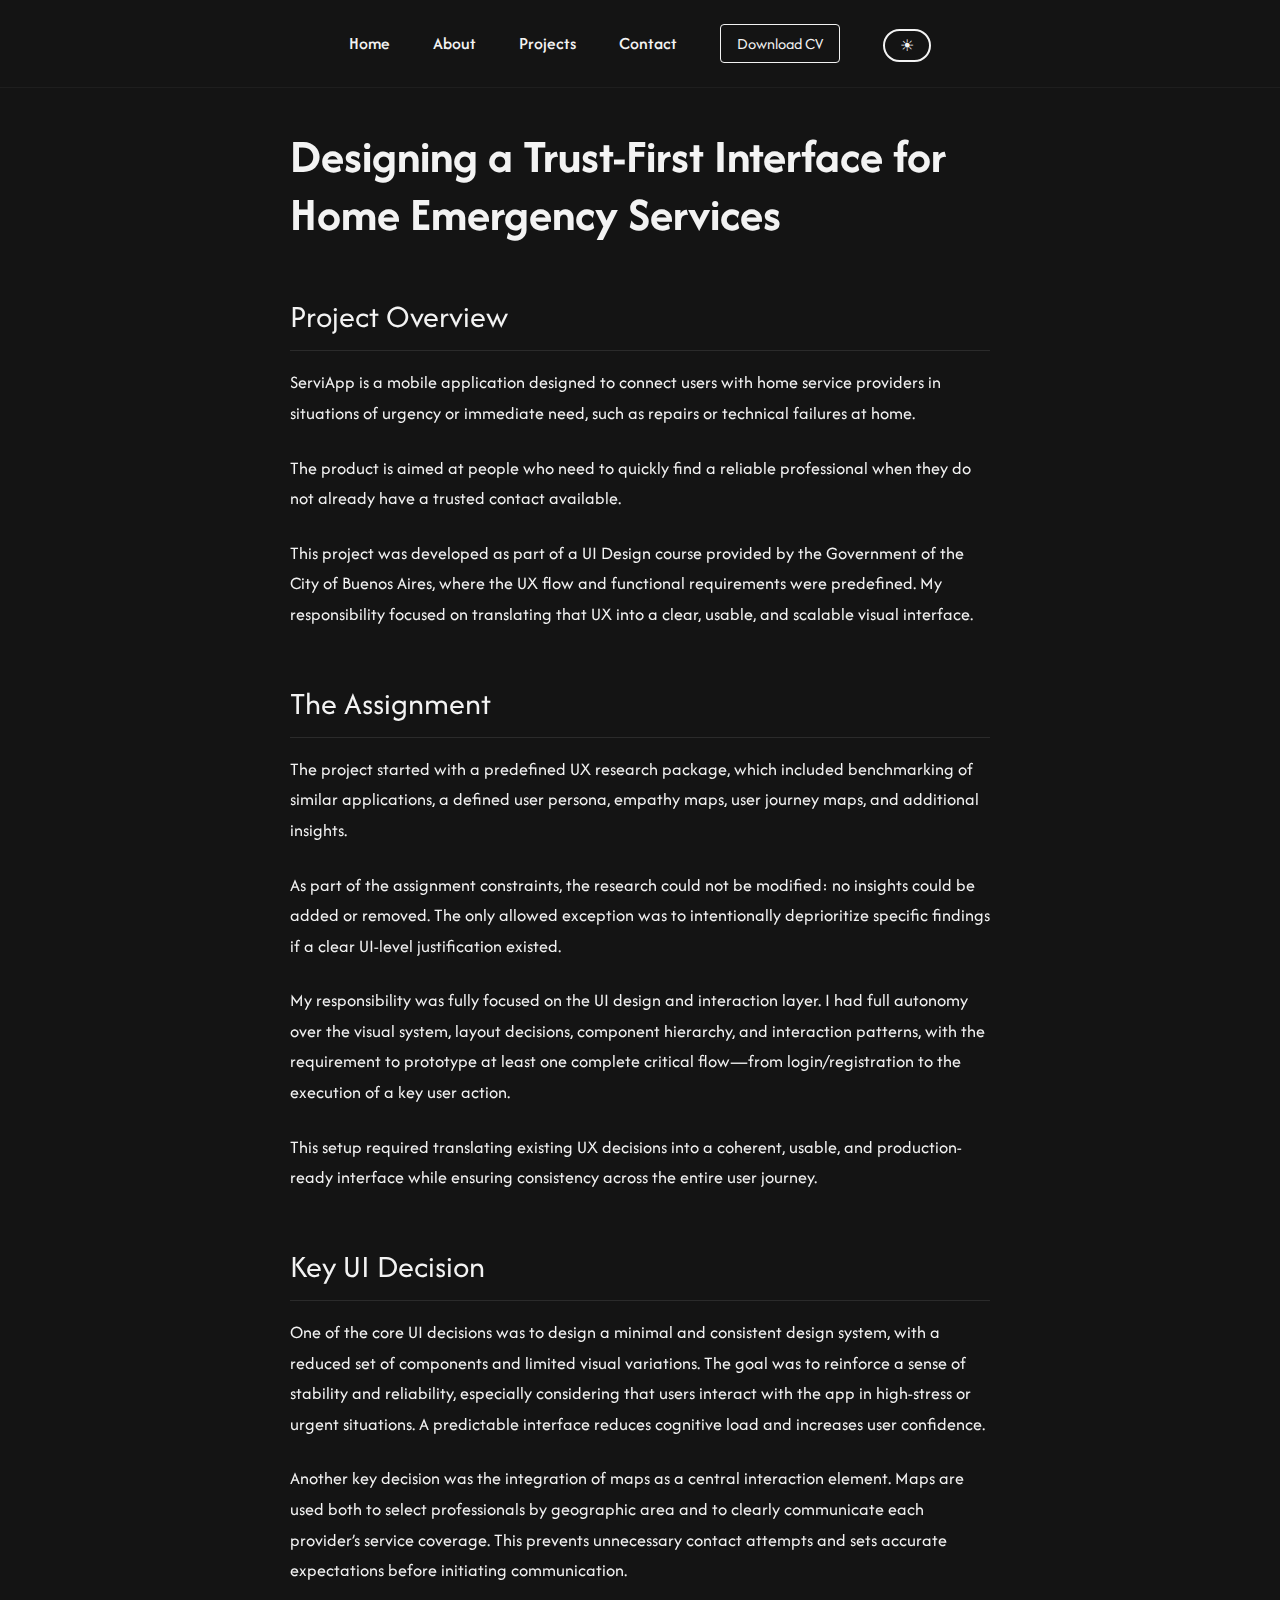
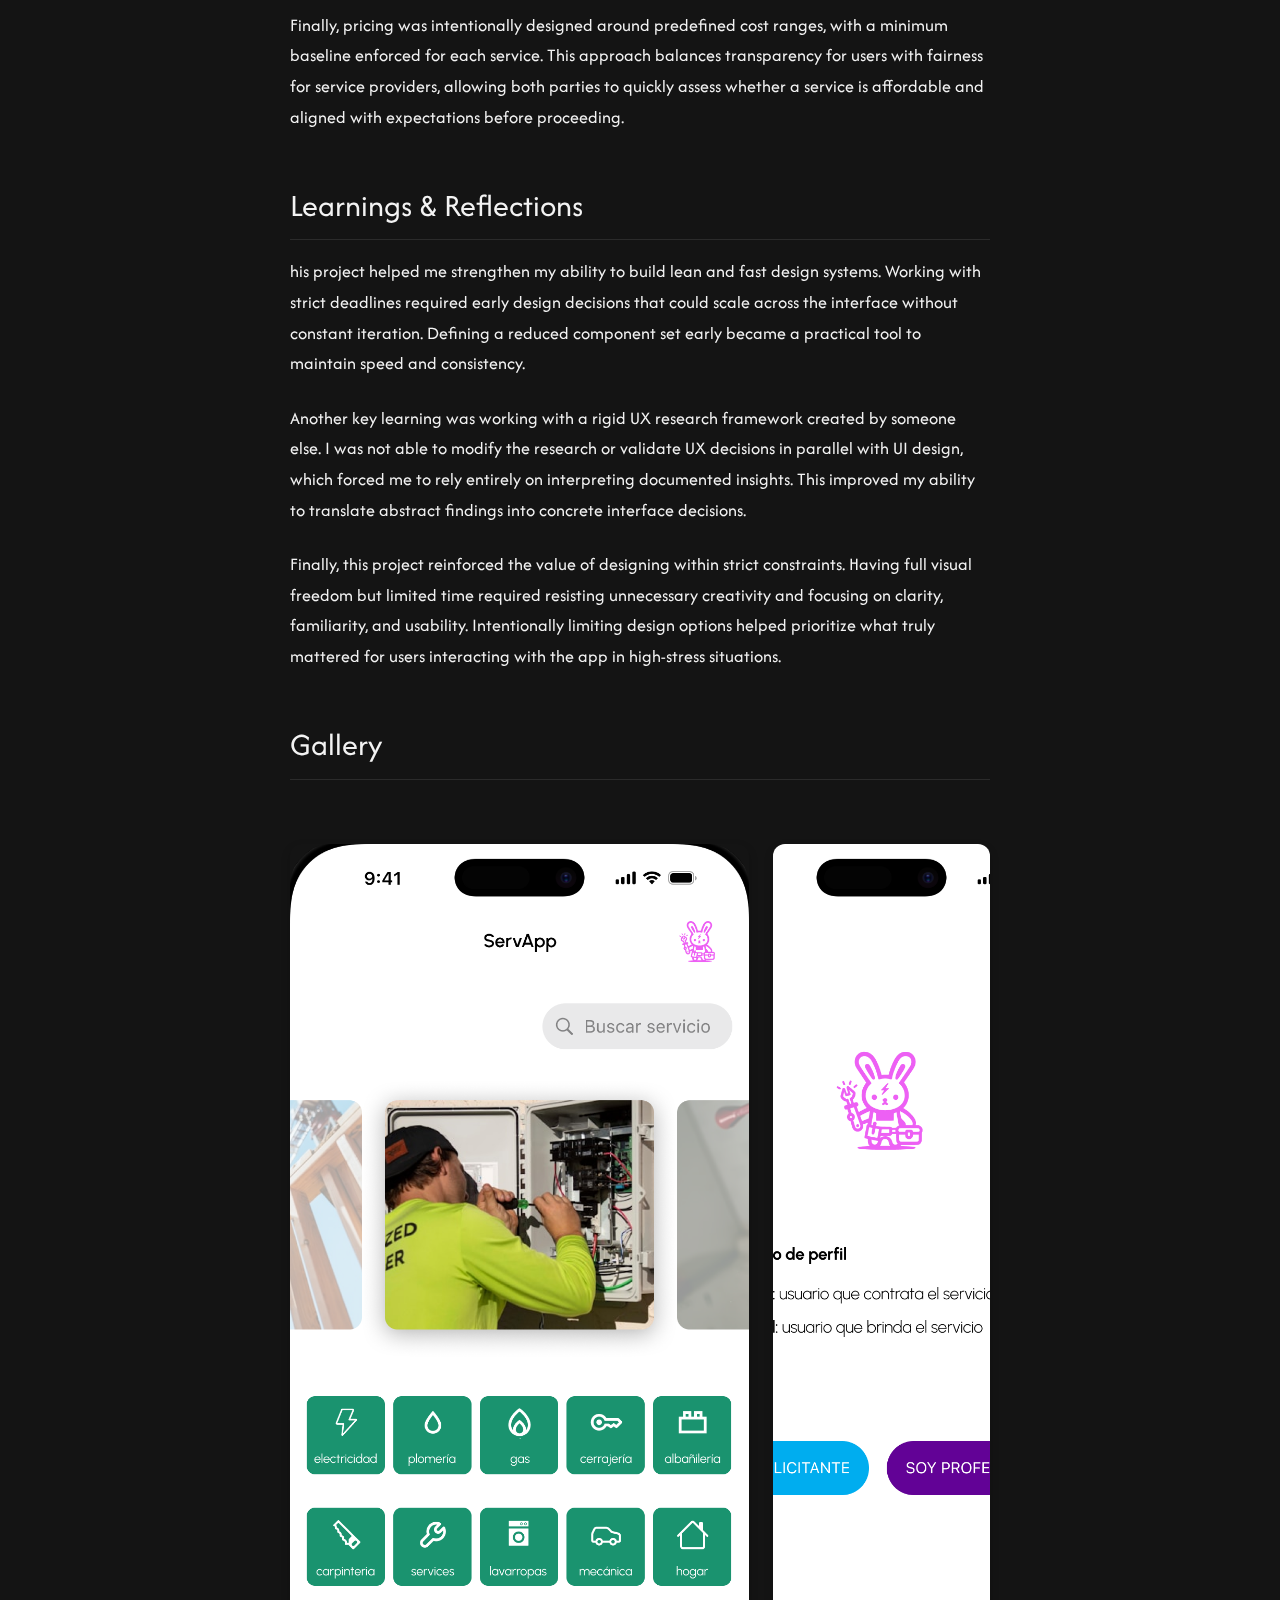
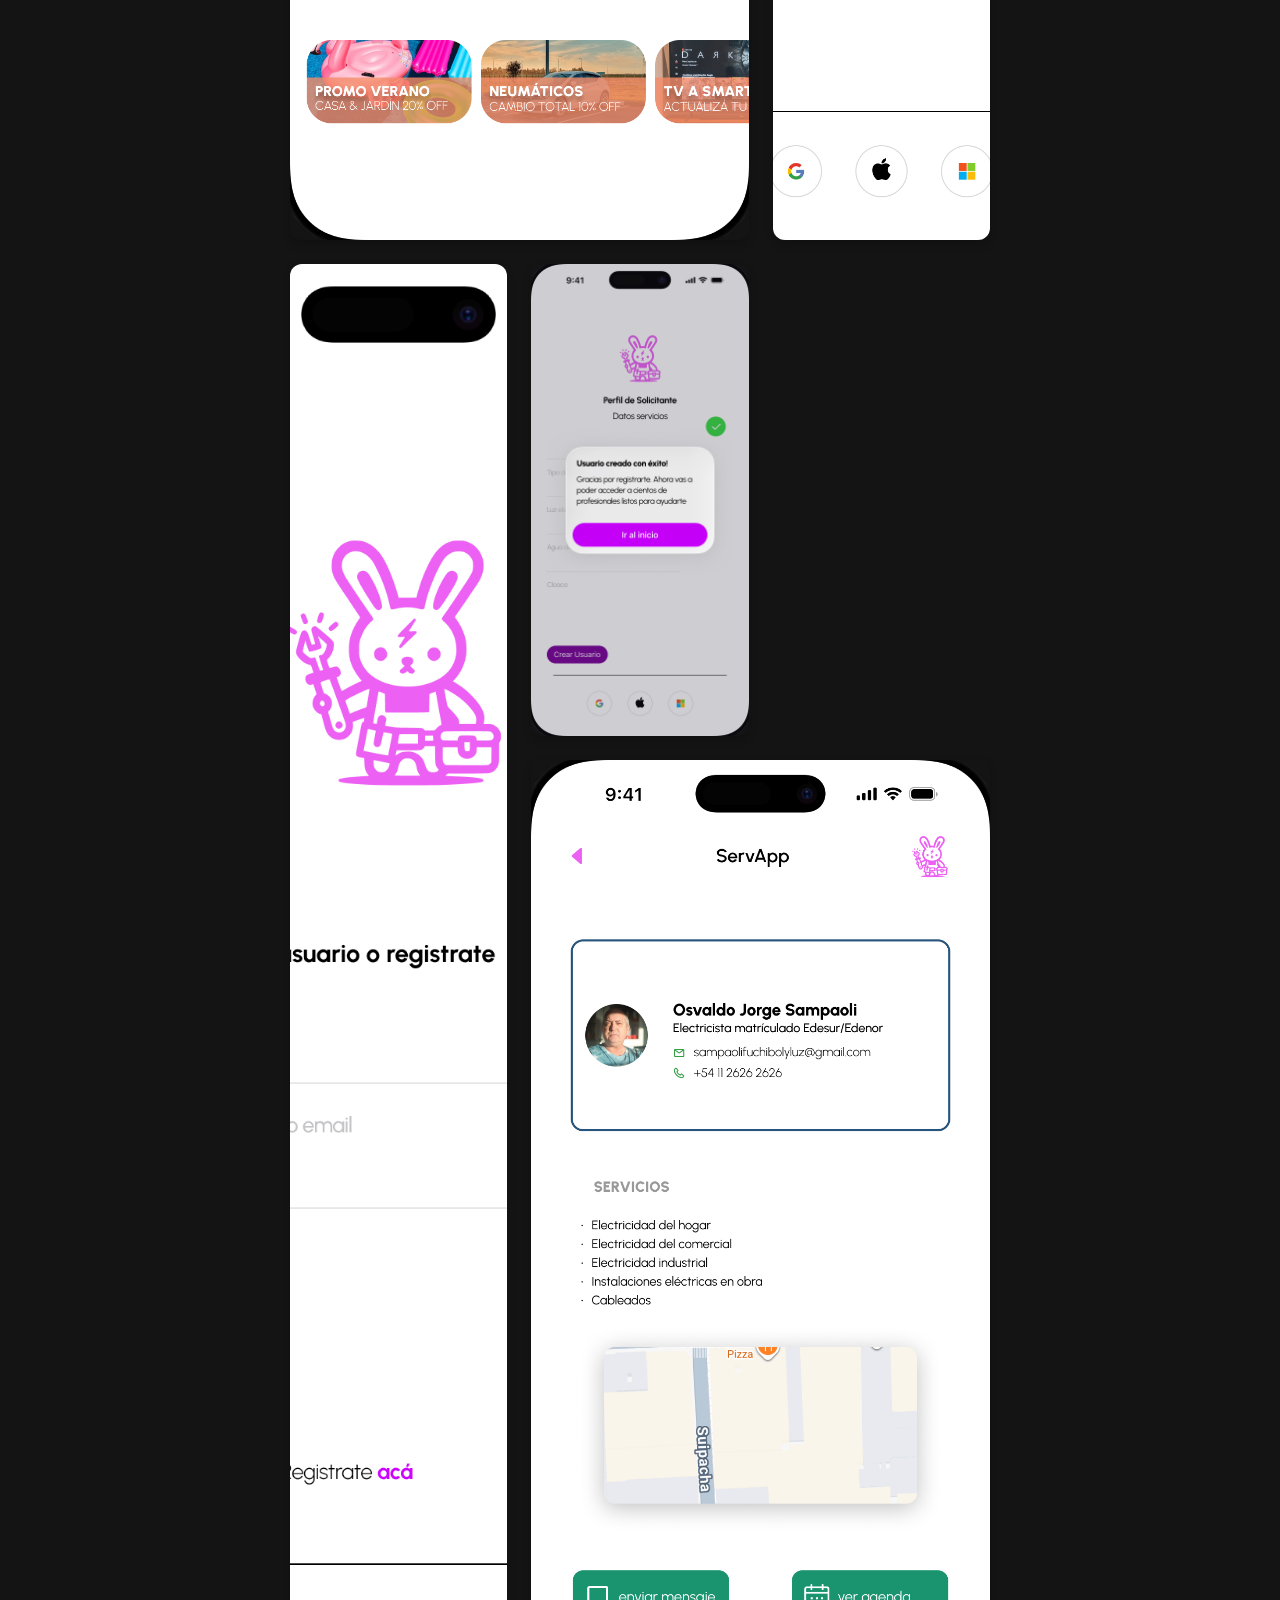
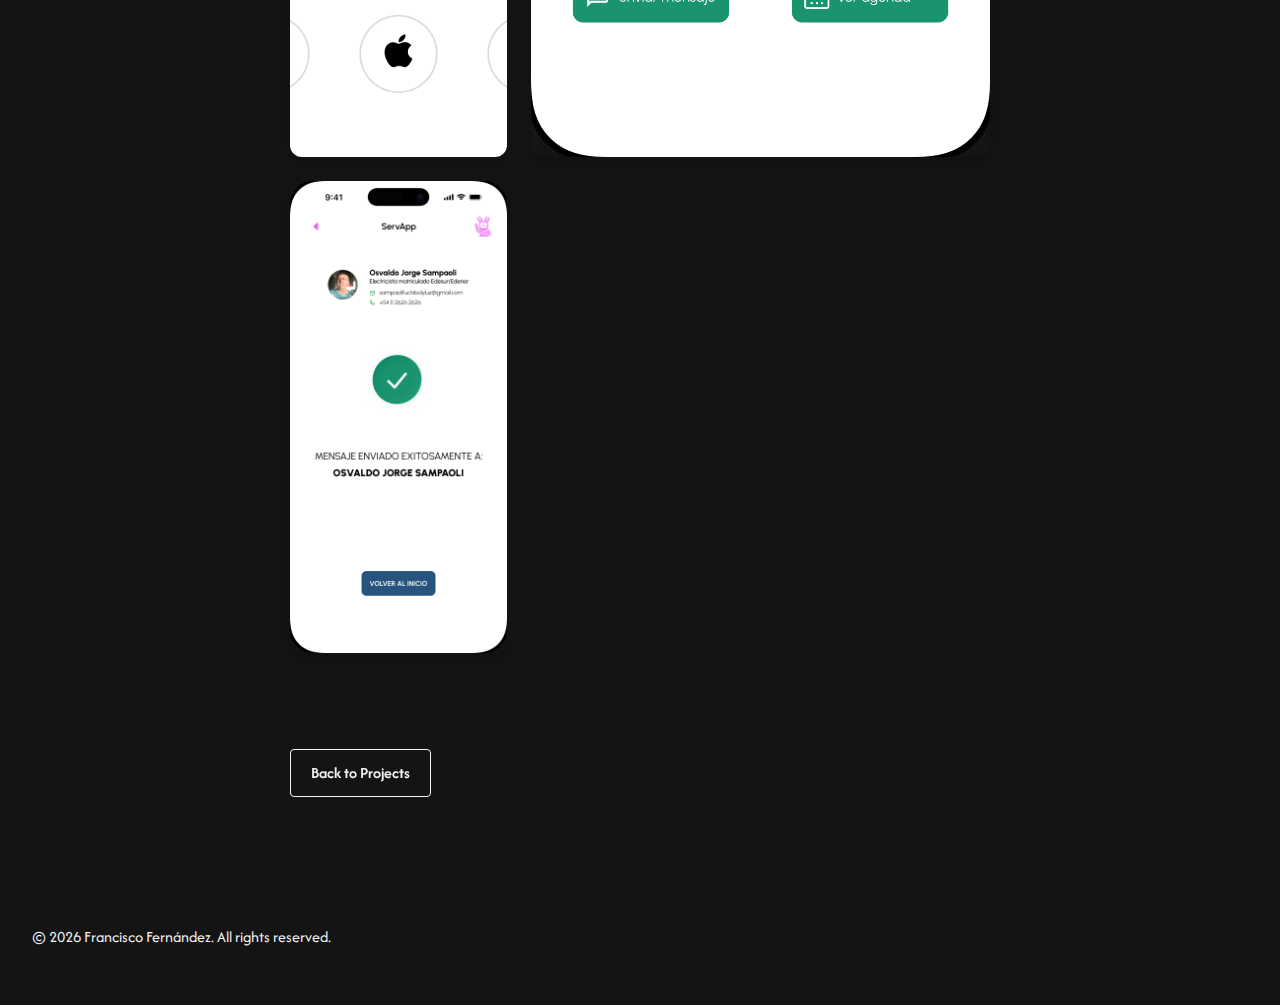
<file: serviapp.html>
<!DOCTYPE html>
<html lang="en">

<head>
    <meta charset="UTF-8">
    <meta name="viewport" content="width=device-width, initial-scale=1.0">
    <title>Serviapp Project - Francisco Fernández</title>
    <link rel="stylesheet" href="styles.css">
    <link href="https://fonts.googleapis.com/css2?family=Afacad:wght@400;500;600;700&display=swap" rel="stylesheet">
</head>

<body>
    <header>
        <nav>
            <button class="hamburger" id="hamburger-btn" aria-label="Toggle Navigation">
                <span></span>
                <span></span>
                <span></span>
            </button>
            <ul id="nav-list">
                <li><a href="index.html#home">Home</a></li>
                <li><a href="index.html#about">About</a></li>
                <li><a href="index.html#projects">Projects</a></li>
                <li><a href="index.html#contact">Contact</a></li>
                <li class="dropdown-container">
                    <button id="download-cv-btn" class="cta-outline">Download CV</button>
                    <div id="cv-dropdown" class="dropdown-menu">
                        <a href="#" download>ENG 🇬🇧</a>
                        <a href="#" download>ESP 🇦🇷</a>
                    </div>
                </li>
                <li>
                    <button id="theme-toggle" class="theme-toggle" aria-label="Toggle Theme">
                        ☀/☾
                    </button>
                </li>
            </ul>
        </nav>
    </header>

    <main>
        <section class="parallax-section project-detail-section dark-bg" style="min-height: 100vh;">
            <div class="content blog-content">
                <h1>Designing a Trust-First Interface for Home Emergency Services</h1>


                <h3>Project Overview</h3>
                <p>
                    ServiApp is a mobile application designed to connect users with home service providers in
                    situations of urgency or immediate need, such as repairs or technical failures at home.
                </p>
                <p>
                    The product is aimed at people who need to quickly find a reliable professional when they
                    do not already have a trusted contact available.
                </p>
                <p>
                    This project was developed as part of a UI Design course provided by the Government of the City
                    of Buenos Aires, where the UX flow and functional requirements were predefined. My responsibility
                    focused on translating that UX into a clear, usable, and scalable visual interface.
                </p>

                <h3>The Assignment</h3>
                <p>
                    The project started with a predefined UX research package, which included benchmarking of similar
                    applications,
                    a defined user persona, empathy maps, user journey maps, and additional insights.
                </p>
                <p>
                    As part of the assignment constraints, the research could not be modified: no insights could be
                    added or removed.
                    The only allowed exception was to intentionally deprioritize specific findings if a clear UI-level
                    justification existed.
                </p>
                <p>
                    My responsibility was fully focused on the UI design and interaction layer. I had full autonomy over
                    the visual system, layout
                    decisions, component hierarchy, and interaction patterns, with the requirement to prototype at least
                    one complete critical flow—from
                    login/registration to the execution of a key user action.
                </p>
                <p>
                    This setup required translating existing UX decisions into a coherent, usable, and production-ready
                    interface while ensuring consistency
                    across the entire user journey.
                </p>

                <h3>Key UI Decision</h3>
                <p>
                    One of the core UI decisions was to design a minimal and consistent design system, with a reduced
                    set of
                    components and limited visual variations. The goal was to reinforce a sense of stability and
                    reliability,
                    especially considering that users interact with the app in high-stress or urgent situations. A
                    predictable interface
                    reduces cognitive load and increases user confidence.
                </p>
                <p>
                    Another key decision was the integration of maps as a central interaction element. Maps are used
                    both to select professionals
                    by geographic area and to clearly communicate each provider’s service coverage. This prevents
                    unnecessary contact attempts
                    and sets accurate expectations before initiating communication.
                </p>
                <p>
                    Finally, pricing was intentionally designed around predefined cost ranges, with a minimum baseline
                    enforced for each service.
                    This approach balances transparency for users with fairness for service providers, allowing both
                    parties to quickly assess
                    whether a service is affordable and aligned with expectations before proceeding.
                </p>

                <h3>Learnings & Reflections</h3>
                <p>
                    his project helped me strengthen my ability to build lean and fast design systems. Working with
                    strict deadlines required
                    early design decisions that could scale across the interface without constant iteration. Defining a
                    reduced component set early
                    became a practical tool to maintain speed and consistency.
                </p>
                <p>
                    Another key learning was working with a rigid UX research framework created by someone else. I was
                    not able to modify the research
                    or validate UX decisions in parallel with UI design, which forced me to rely entirely on
                    interpreting documented insights. This
                    improved my ability to translate abstract findings into concrete interface decisions.
                </p>
                <p>
                    Finally, this project reinforced the value of designing within strict constraints. Having full
                    visual freedom but limited time required
                    resisting unnecessary creativity and focusing on clarity, familiarity, and usability. Intentionally
                    limiting design options
                    helped prioritize what truly mattered for users interacting with the app in high-stress situations.
                </p>

                <h3>Gallery</h3>
                <div class="bento-grid">
                    <div class="bento-item wide">
                        <img src="img/serviapp/home.png" alt="Detail 1">
                    </div>
                    <div class="bento-item">
                        <img src="img/serviapp/register_1.png" alt="Detail 2">
                    </div>
                    <div class="bento-item tall">
                        <img src="img/serviapp/register_2.png" alt="Detail 3">
                    </div>
                    <div class="bento-item">
                        <img src="img/serviapp/registro_ok.png" alt="Detail 4">
                    </div>
                    <div class="bento-item wide">
                        <img src="img/serviapp/professional_profile.png" alt="Detail 5">
                    </div>
                    <div class="bento-item">
                        <img src="img/serviapp/messaage_success.png" alt="Detail 6">
                    </div>
                </div>

                <!-- Modal Container -->
                <div id="image-modal" class="modal">
                    <span class="close-modal">&times;</span>
                    <img class="modal-content" id="modal-img">
                </div>

                <a href="index.html#projects" class="cta-button" style="margin-top: 2rem;">Back to Projects</a>
            </div>
        </section>
    </main>

    <footer>
        <p>&copy; 2026 Francisco Fernández. All rights reserved.</p>
    </footer>

    <script src="scripts.js"></script>
</body>

</html>
</file>
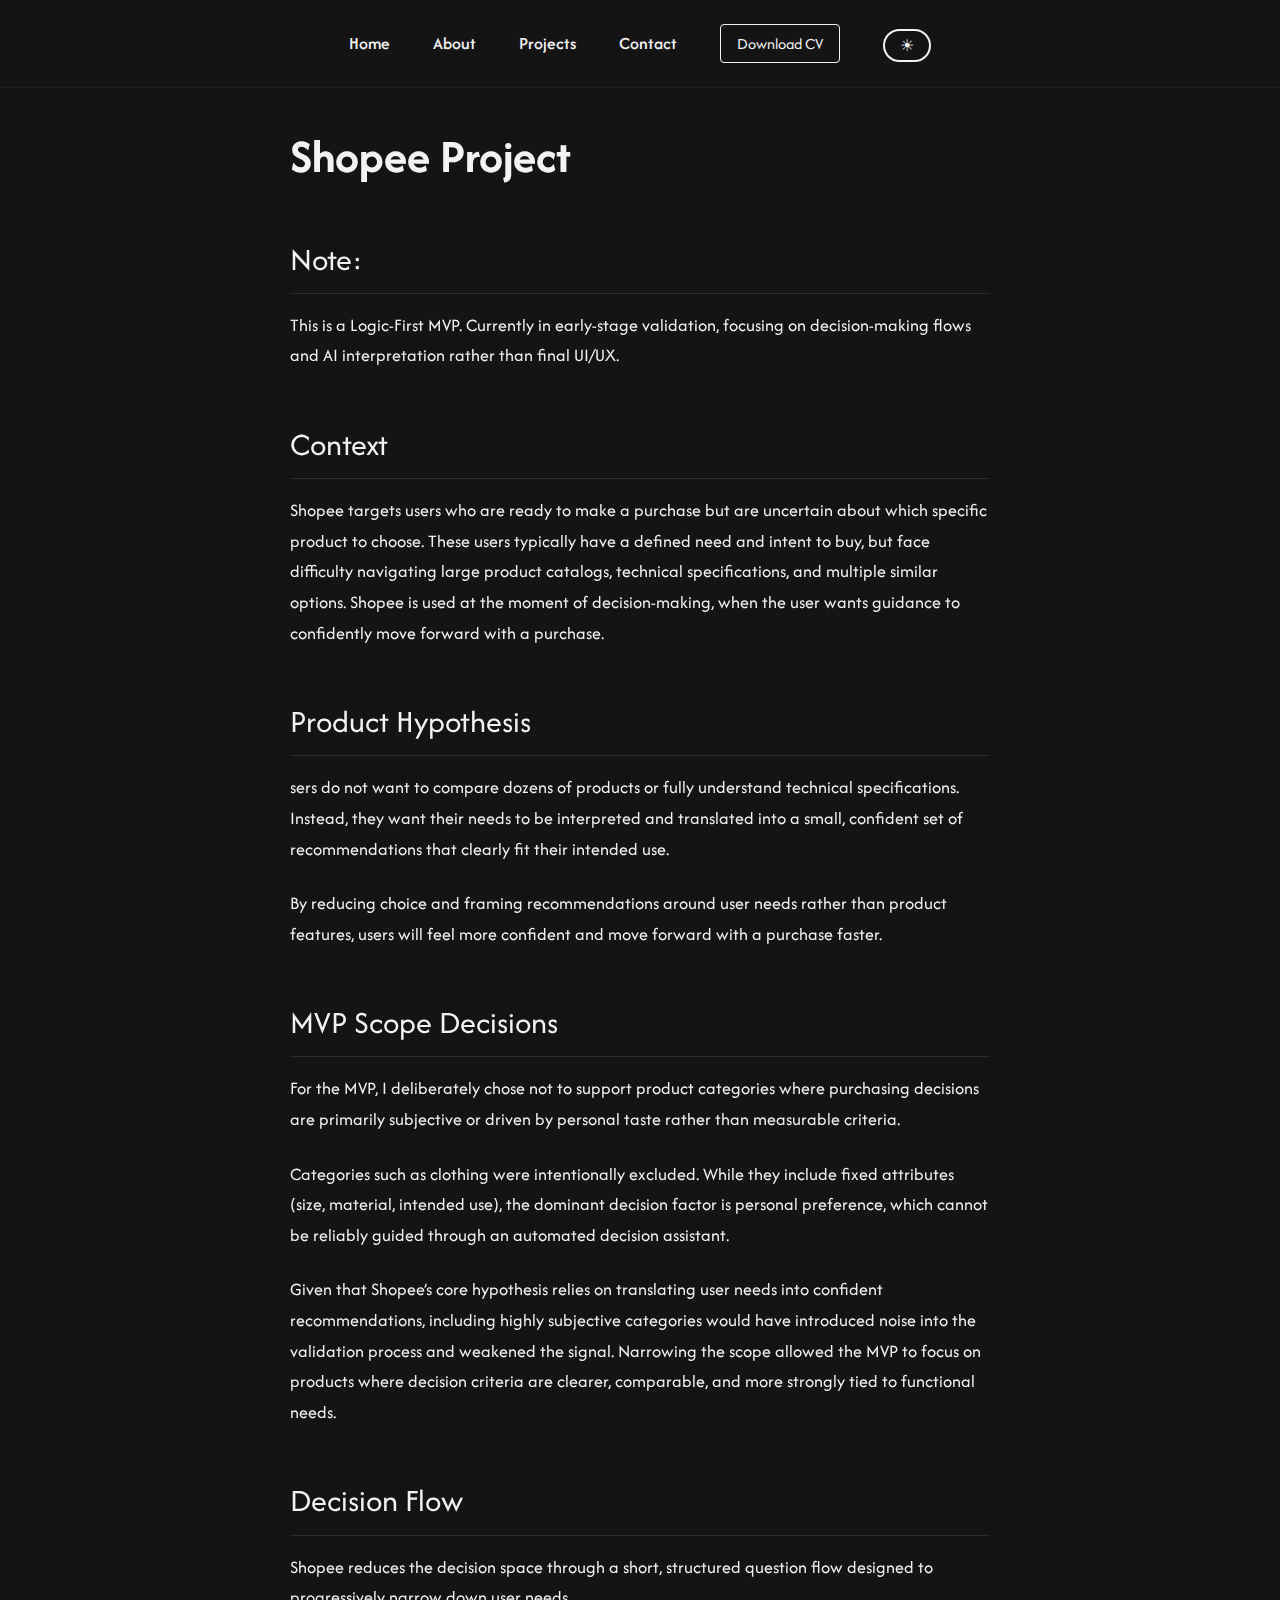
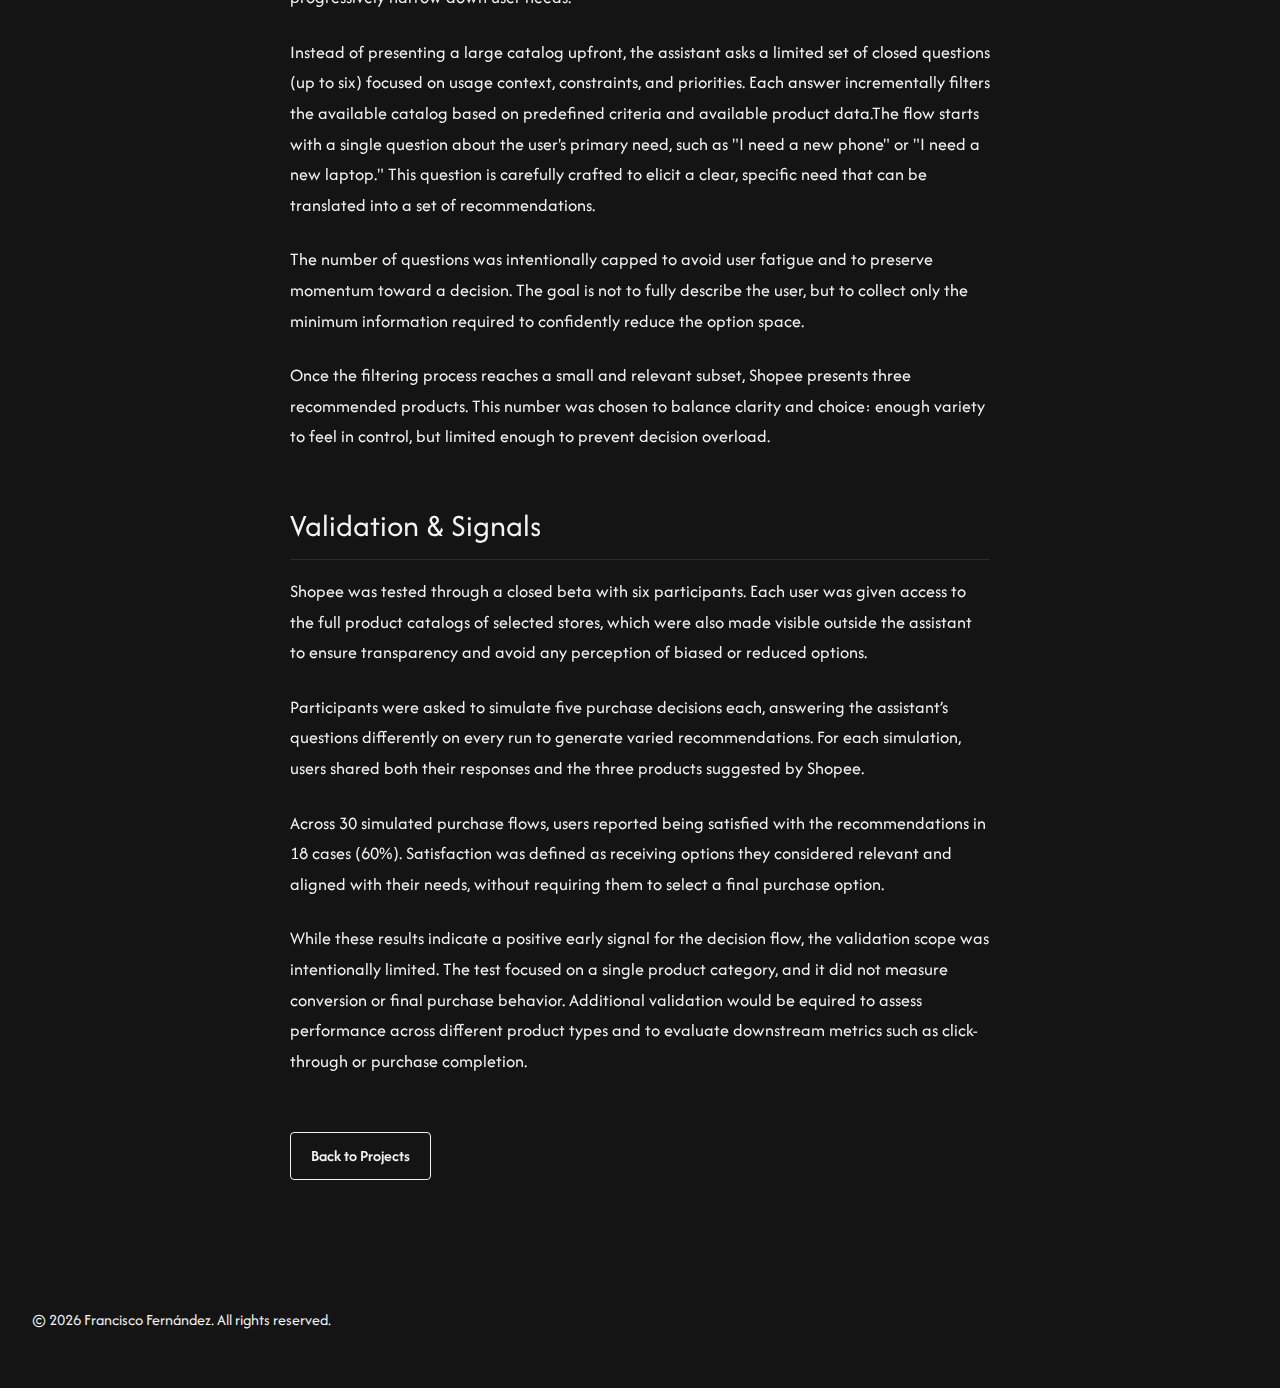
<file: shopee.html>
<!DOCTYPE html>
<html lang="en">

<head>
    <meta charset="UTF-8">
    <meta name="viewport" content="width=device-width, initial-scale=1.0">
    <title>Shopee Project - Francisco Fernández</title>
    <link rel="stylesheet" href="styles.css">
    <link href="https://fonts.googleapis.com/css2?family=Afacad:wght@400;500;600;700&display=swap" rel="stylesheet">
</head>

<body>
    <header>
        <nav>
            <button class="hamburger" id="hamburger-btn" aria-label="Toggle Navigation">
                <span></span>
                <span></span>
                <span></span>
            </button>
            <ul id="nav-list">
                <li><a href="index.html#home">Home</a></li>
                <li><a href="index.html#about">About</a></li>
                <li><a href="index.html#projects">Projects</a></li>
                <li><a href="index.html#contact">Contact</a></li>
                <li class="dropdown-container">
                    <button id="download-cv-btn" class="cta-outline">Download CV</button>
                    <div id="cv-dropdown" class="dropdown-menu">
                        <a href="#" download>ENG 🇬🇧</a>
                        <a href="#" download>ESP 🇦🇷</a>
                    </div>
                </li>
                <li>
                    <button id="theme-toggle" class="theme-toggle" aria-label="Toggle Theme">
                        ☀/☾
                    </button>
                </li>
            </ul>
        </nav>
    </header>

    <main>
        <section class="parallax-section project-detail-section dark-bg" style="min-height: 100vh;">
            <div class="content blog-content">
                <h1>Shopee Project</h1>

                <h3>Note:</h3> <p>This is a Logic-First MVP. Currently in early-stage validation, focusing on decision-making flows and AI interpretation rather than final UI/UX.</p>
                <h3>Context</h3>
                <p>
                    Shopee targets users who are ready to make a purchase but are uncertain about which specific product
                    to choose.
                    These users typically have a defined need and intent to buy, but face difficulty navigating large
                    product catalogs,
                    technical specifications, and multiple similar options. Shopee is used at the moment of
                    decision-making, when the
                    user wants guidance to confidently move forward with a purchase.
                </p>

                <h3>Product Hypothesis</h3>
                <p>
                    sers do not want to compare dozens of products or fully understand technical specifications.
                    Instead, they want
                    their needs to be interpreted and translated into a small, confident set of recommendations that
                    clearly fit their
                    intended use.
                </p>
                <p>
                    By reducing choice and framing recommendations around user needs rather than product features, users
                    will feel more
                    confident and move forward with a purchase faster.
                </p>

                <h3>MVP Scope Decisions</h3>
                <p>
                    For the MVP, I deliberately chose not to support product categories where purchasing decisions are
                    primarily subjective
                    or driven by personal taste rather than measurable criteria.
                </p>
                <p>
                    Categories such as clothing were intentionally excluded. While they include fixed attributes (size,
                    material, intended use),
                    the dominant decision factor is personal preference, which cannot be reliably guided through an
                    automated decision assistant.
                </p>
                <p>
                    Given that Shopee’s core hypothesis relies on translating user needs into confident recommendations,
                    including highly subjective
                    categories would have introduced noise into the validation process and weakened the signal.
                    Narrowing the scope allowed the MVP
                    to focus on products where decision criteria are clearer, comparable, and more strongly tied to
                    functional needs.
                </p>

                <h3>Decision Flow</h3>
                <p>
                    Shopee reduces the decision space through a short, structured question flow designed to
                    progressively narrow down user needs.
                </p>
                <p>
                    Instead of presenting a large catalog upfront, the assistant asks a limited set of closed questions
                    (up to six) focused on usage
                    context, constraints, and priorities. Each answer incrementally filters the available catalog based
                    on predefined criteria and
                    available product data.The flow starts with a single question about the user's primary need, such as
                    "I need a new phone" or
                    "I need a new laptop." This question is carefully crafted to elicit a clear, specific need that can
                    be translated into a set
                    of recommendations.
                </p>
                <p>
                    The number of questions was intentionally capped to avoid user fatigue and to preserve momentum
                    toward a decision. The goal is
                    not to fully describe the user, but to collect only the minimum information required to confidently
                    reduce the option space.
                </p>
                <p>
                    Once the filtering process reaches a small and relevant subset, Shopee presents three recommended
                    products. This number was
                    chosen to balance clarity and choice: enough variety to feel in control, but limited enough to
                    prevent decision overload.
                </p>

                <h3>Validation & Signals</h3>
                <p>
                    Shopee was tested through a closed beta with six participants. Each user was given access to the
                    full product catalogs of
                    selected stores, which were also made visible outside the assistant to ensure transparency and avoid
                    any perception of biased or
                    reduced options.
                </p>
                <p>
                    Participants were asked to simulate five purchase decisions each, answering the assistant’s
                    questions differently on every run to
                    generate varied recommendations. For each simulation, users shared both their responses and the
                    three products suggested by Shopee.
                </p>
                <p>
                    Across 30 simulated purchase flows, users reported being satisfied with the recommendations in 18
                    cases (60%). Satisfaction was defined
                    as receiving options they considered relevant and aligned with their needs, without requiring them
                    to select a final purchase option.
                </p>
                <p>
                    While these results indicate a positive early signal for the decision flow, the validation scope was
                    intentionally limited. The test
                    focused on a single product category, and it did not measure conversion or final purchase behavior.
                    Additional validation would be
                    equired to assess performance across different product types and to evaluate downstream metrics such
                    as click-through or purchase
                    completion.
                </p>

                

               <!-- <h3>Gallery</h3>
                <div class="bento-grid">
                    <div class="bento-item wide">
                        <img src="https://placehold.co/800x400/333/FFF?text=Detail+1" alt="Detail 1">
                    </div>
                    <div class="bento-item">
                        <img src="https://placehold.co/400x400/333/FFF?text=Detail+2" alt="Detail 2">
                    </div>
                    <div class="bento-item tall">
                        <img src="https://placehold.co/400x800/333/FFF?text=Detail+3" alt="Detail 3">
                    </div>
                    <div class="bento-item">
                        <img src="https://placehold.co/400x400/333/FFF?text=Detail+4" alt="Detail 4">
                    </div>
                    <div class="bento-item wide">
                        <img src="https://placehold.co/800x400/333/FFF?text=Detail+5" alt="Detail 5">
                    </div>
                    <div class="bento-item">
                        <img src="https://placehold.co/400x400/333/FFF?text=Detail+6" alt="Detail 6">
                    </div>
                </div>-->

                <!-- Modal Container -->
                <div id="image-modal" class="modal">
                    <span class="close-modal">&times;</span>
                    <img class="modal-content" id="modal-img">
                </div>

                <a href="index.html#projects" class="cta-button" style="margin-top: 2rem;">Back to Projects</a>
            </div>
        </section>
    </main>

    <footer>
        <p>&copy; 2026 Francisco Fernández. All rights reserved.</p>
    </footer>

    <script src="scripts.js"></script>
</body>


</html>
</file>
<file: styles.css>
@import url('https://fonts.googleapis.com/css2?family=Afacad:wght@400;500;600;700&display=swap');

:root {
    --color-main: #141414;
    --color-secondary: #F3F3F3;
    --color-highlights: #D9D9D9;
}

body.light-mode {
    --color-main: #F3F3F3;
    --color-secondary: #141414;
    --color-highlights: #141414;
    /* Dark highlight for light mode */
}

html {
    scroll-behavior: smooth;
    transition: background-color 0.3s ease, color 0.3s ease;
}

/* Basic Reset */
* {
    margin: 0;
    padding: 0;
    box-sizing: border-box;
}

body {
    font-family: 'Afacad', sans-serif;
    line-height: 1.6;
    background-color: var(--color-main);
    color: var(--color-secondary);
    transition: background-color 0.3s ease, color 0.3s ease;
}

/* Header & Nav */
header {
    background: var(--color-main);
    /* Sticky Header needs solid bg to be visible if it overlaps */
    padding: 1.5rem 0;
    position: fixed;
    top: 0;
    width: 100%;
    z-index: 1000;
    border-bottom: 1px solid rgba(128, 128, 128, 0.1);
    /* Neutral border */
}

nav ul {
    list-style: none;
    text-align: center;
}

nav ul li {
    display: inline;
    margin: 0 20px;
}

nav ul li a {
    color: var(--color-secondary);
    text-decoration: none;
    font-weight: 500;
    font-size: 1.1rem;
    position: relative;
    transition: color 0.3s ease;
}

nav ul li a:hover {
    color: var(--color-highlights);
}

/* Download CV Dropdown */
.dropdown-container {
    position: relative;
    display: inline-block;
}

.cta-outline {
    background: transparent;
    border: 1px solid var(--color-secondary);
    color: var(--color-secondary);
    padding: 8px 16px;
    font-family: 'Afacad', sans-serif;
    font-size: 1rem;
    cursor: pointer;
    border-radius: 4px;
    transition: all 0.3s ease;
}

.cta-outline:hover {
    background: var(--color-secondary);
    color: var(--color-main);
}

.dropdown-menu {
    display: none;
    position: absolute;
    top: 100%;
    left: 50%;
    transform: translateX(-50%);
    background: var(--color-main);
    border: 1px solid #333;
    min-width: 100px;
    box-shadow: 0 4px 6px rgba(0, 0, 0, 0.3);
    border-radius: 4px;
    z-index: 1001;
    margin-top: 10px;
}

.dropdown-menu.show {
    display: block;
}

.dropdown-menu a {
    display: block;
    color: var(--color-secondary) !important;
    /* Force variable text */
    padding: 10px;
    text-align: center;
    border-bottom: 1px solid rgba(128, 128, 128, 0.2);
    font-size: 0.9rem !important;
}

.dropdown-menu a:last-child {
    border-bottom: none;
}

.dropdown-menu a:hover {
    background: #222;
    color: var(--color-highlights) !important;
}

/* Main Content & Parallax */
main {
    padding: 0;
    max-width: none;
    margin: 0;
}

.parallax-section {
    min-height: 100vh;
    display: flex;
    flex-direction: column;
    justify-content: center;
    align-items: center;
    position: sticky;
    top: 0;
    /* Creates the stacking/card effect */
    padding: 2rem 2rem;
    /* Reduced padding from 4rem to 2rem */
    box-shadow: 0 -5px 20px rgba(0, 0, 0, 0.1);
    /* Slight shadow to separate layers */
    z-index: 1;
}

.project-detail-section {
    padding-top: 8rem;
    justify-content: flex-start;
    height: auto;
    /* Allow content to push height */
    min-height: 100vh;
}

/* Background Colors */
.dark-bg {
    background-color: var(--color-main);
    color: var(--color-secondary);
}

.light-bg {
    background-color: var(--color-secondary);
    /* #F3F3F3 */
    color: var(--color-main);
    /* Dark text on light bg */
}

/* Specific Adjustments for Contrast */
.light-bg h2,
.light-bg p {
    color: var(--color-main);
}

.spacer {
    /* Spacers are just visual breaks, keep them simple */
    justify-content: center;
    position: relative !important;
    top: auto !important;
}

/* Content Styling */
.content {
    margin-top: 4rem;
    text-align: center;
    max-width: 800px;
}

h1 {
    font-size: 4rem;
}

h1:hover {
    opacity: .5;
}

h2 {
    font-size: 3rem;
    margin-bottom: 1.5rem;
}

h3 {
    font-size: 2.5rem;
    font-weight: 300;
}

h4 {
    font-size: 2rem;
    font-weight: 300;
}

/* Project Links & Grid */
.projects-container {
    width: 100%;
    max-width: 900px;
    margin: 0 auto;
}



#projects {
    min-height: 100vh;
    margin-bottom: 100vh;
    padding-bottom: 8rem;
    min-height: auto;
    height: auto;
    
}

#home {
    z-index:1;
}
#about {
    z-index:2;
}
#projects {
    z-index:3;
}
#contact {
    z-index:4;
}

.projects-grid {
    display: flex;
    flex-direction: column;
    gap: 3rem;
    margin-bottom: 2rem;
    text-align: left;
}

.project-card-full {
    background: transparent;
    color: var(--color-main);
    padding: 0;
    transition: transform 0.3s ease;
}

.label {
    padding: .5rem;
    width: auto;
    display: inline-block;
    font-size: 0.85rem;
    text-transform: uppercase;
    letter-spacing: 1px;
    margin-bottom: 0.5rem;
    font-weight: 600;
    opacity: 1;
    background-color: #ff4d6d;
    color: #f3f3f3;
    border: none;
    border-radius: 8px;
    text-align: center;
}

.project-card-full h3 {
    font-size: 2.5rem;
    margin-bottom: 1rem;
    font-weight: 700;
}

.project-card-full p {
    font-size: 1.25rem;
    margin-bottom: 1.5rem;
    text-align: left;
    /* Override global justify if needed, or keep generic */
    max-width: 600px;
}

.view-project-btn {
    display: inline-block;
    text-decoration: none;
    color: var(--color-main);
    font-weight: 600;
    padding: 10px 20px;
    border-radius: 4px;
    border: 1px solid var(--color-main);
    background-color: transparent;
    transition: background-color 0.3s ease, color 0.3s ease;
}

.view-project-btn:hover {
    background-color: var(--color-main);
    color: var(--color-secondary);
}

.align-right {
    align-self: flex-end;
    text-align: right;
    margin-bottom: 2rem;
}

.align-right p {
    text-align: right;
    /* Ensure paragraph text also aligns right */
    margin-left: auto;
    /* Push to right if max-width is set */
    margin-right: 0;
}

/* Other Projects Dropdown specificities */
.other-projects-container .dropdown-menu {
    top: auto;
    bottom: 100%;
    margin-top: 0;
    margin-bottom: 10px;
    background: #141414;
    /* Ensure matches theme */
    border-color: #333;
}

.other-projects-container .dropdown-menu a {
    color: #f3f3f3 !important;
}

.dark-text-btn {
    color: var(--color-main);
    border-color: var(--color-main);
}

.dark-text-btn:hover {
    background: var(--color-main);
    color: var(--color-secondary);
}


p {
    text-align: justify;
    line-height: 1.5;
    font-size: 1.5rem;
    margin-bottom: 1.5rem;
}

/* Footer */
footer {
    background-color: var(--color-main);
    color: var(--color-secondary);
    padding: 2rem;
    text-align: center;
    position: sticky;
    /* Keeps it in flow but allows it to be the final "card" if needed, usually static is fine but sticky keeps consistency */
    top: 0;
    z-index: 10;
}

.cta-button {
    display: inline-block;
    padding: 10px 20px;
    background-color: var(--color-main);
    color: var(--color-secondary);
    text-decoration: none;
    font-weight: 600;
    border-radius: 4px;
    border: 1px solid var(--color-secondary);
    /* Added border for contrast */
    transition: background-color 0.3s ease, color 0.3s ease;
}

.cta-button:hover {
    background-color: var(--color-secondary);
    color: var(--color-main);
}

footer p {
    font-size: 1rem;
}

.theme-toggle {
    background: transparent;
    border: 2px solid var(--color-secondary);
    border-radius: 50px;
    color: var(--color-secondary);
    cursor: pointer;
    font-size: 1rem;
    padding: 5px 15px;
    transition: all 0.3s ease;
    vertical-align: middle;
}

.theme-toggle:hover {
    background-color: var(--color-secondary);
    color: var(--color-main);
}

/* Responsiveness */
.hamburger {
    display: none;
    background: transparent;
    border: none;
    cursor: pointer;
    flex-direction: column;
    gap: 5px;
    padding: 10px;
    z-index: 1002;
    position: absolute;
    right: 20px;
    top: 20px;
}

.hamburger span {
    width: 25px;
    height: 3px;
    background-color: #fff;
    transition: all 0.3s ease;
}

@media (max-width: 768px) {

    /* Header & Nav */
    header {
        padding: 1rem 0;
    }

    .hamburger {
        display: flex;
    }

    nav ul {
        position: fixed;
        top: 0;
        right: -100%;
        width: 100%;
        height: 100vh;
        background-color: var(--color-main);
        flex-direction: column;
        justify-content: center;
        align-items: center;
        transition: right 0.3s ease;
        z-index: 1001;
        display: flex;
        /* Override existing display settings if any */
        padding-top: 60px;
        /* Space for close button if needed, or just centering */
    }

    nav ul.active {
        right: 0;
    }

    nav ul li {
        display: block;
        margin: 20px 0;
    }

    nav ul li a {
        font-size: 1.5rem;
    }

    /* General Layout */
    .parallax-section {
        padding: 4rem 1.5rem;
        /* Adjust padding */
        min-height: unset !important;
        height: auto !important;
        /* Allow flexible height on mobile if content exceeds viewport */
    }

    h1 {
        font-size: 2.5rem;
    }

    h2 {
        font-size: 2rem;
    }

    h3 {
        font-size: 1.5rem;
    }

    p {
        font-size: 1.1rem;
        text-align: left;
        /* Better for mobile reading */
    }

    .parallax-section.spacer.light-bg,
    .parallax-section.spacer.dark-bg {
        display: none;
        z-index: 5;
    }

    /* Projects */

    .projects-grid {
        gap: 2rem;
    }

    .project-card-full {
        width: 100%;
    }

    .project-card-full h3 {
        font-size: 1.8rem;
    }

    .label {
        width: auto;
        display: inline-block;
        padding: 0.3rem 0.8rem;
    }

    .align-right {
        text-align: left;
        align-self: flex-start;
    }

    .align-right p {
        text-align: left;
    }

    /* Dropdowns on Mobile */
    .dropdown-menu {
        position: absolute;
        left: 50%;
        transform: translateX(-50%);
        width: 100%;
        max-width: 280px;
    }

    .dropdown-container {
        display: block;
        /* Make container block to allow flows */
        text-align: center;
    }

    /* Ensure specific dropdowns behave */
    .other-projects-container .dropdown-menu {
        bottom: auto;
        /* Reset dropup */
    }

    .parallax-section,
    footer {
        position: relative;
        top: auto;
    }
}

/* Blog Post Styling */
.blog-content {
    text-align: left;
    max-width: 700px;
    /* Optimal reading width */
    margin: 0 auto;
    padding-bottom: 4rem;
}

.blog-content h1 {
    font-size: 3rem;
    margin-bottom: 2rem;
    line-height: 1.2;
    text-align: center;
    /* keep title centered? or left? user said blogpost style, usually title is distinct. Let's keep title centered or left. Let's try left for pure blog feel, but looking at previous H1s they were centered. Let's make it consistent with the container: left. But H1 in .content is centered in styles.css line 171. We need to override. */
    text-align: left;
}

.blog-content h3 {
    font-size: 2rem;
    margin-top: 3rem;
    margin-bottom: 1rem;
    color: var(--color-secondary);
    border-bottom: 1px solid rgba(255, 255, 255, 0.1);
    padding-bottom: 0.5rem;
}

.blog-content h4 {
    font-size: 1.5rem;
    margin-top: 2rem;
    margin-bottom: 0.5rem;
    color: var(--color-highlights);
}

.blog-content p {
    text-align: left;
    margin-bottom: 1.5rem;
    font-size: 1.125rem;
    line-height: 1.7;
    /* Better readability */
    color: var(--color-secondary);
}

.blog-content ul {
    list-style: disc;
    margin-left: 1.5rem;
    margin-bottom: 1.5rem;
    color: var(--color-secondary);
}

.blog-content ul li {
    margin-bottom: 0.5rem;
    font-size: 1.125rem;
}

/* Bento Grid */
.bento-grid {
    display: grid;
    grid-template-columns: repeat(3, 1fr);
    gap: 1.5rem;
    margin: 4rem 0;
}

.bento-item {
    position: relative;
    border-radius: 12px;
    overflow: hidden;
    cursor: pointer;
    transition: transform 0.3s ease;
    box-shadow: 0 4px 10px rgba(0, 0, 0, 0.2);
    min-height: 200px;
}

.bento-item:hover {
    transform: scale(1.02);
}

.bento-item img {
    width: 100%;
    height: 100%;
    object-fit: cover;
    display: block;
    transition: transform 0.3s ease;
}

/* Bento Variations */
.bento-item.wide {
    grid-column: span 2;
}

.bento-item.tall {
    grid-row: span 2;
}

/* Modal */
.modal {
    display: none;
    position: fixed;
    z-index: 2000;
    left: 0;
    top: 0;
    width: 100%;
    height: 100%;
    background-color: rgba(0, 0, 0, 0.9);
    align-items: center;
    justify-content: center;
    opacity: 0;
    transition: opacity 0.3s ease;
}

.modal.show {
    opacity: 1;
}

.modal-content {
    max-width: 90%;
    max-height: 90vh;
    border-radius: 8px;
    box-shadow: 0 5px 15px rgba(0, 0, 0, 0.5);
    object-fit: contain;
}

.close-modal {
    position: absolute;
    top: 20px;
    right: 30px;
    color: #f1f1f1;
    font-size: 40px;
    font-weight: bold;
    cursor: pointer;
    transition: color 0.3s;
    z-index: 2001;
}

.close-modal:hover {
    color: #ff4d6d;
}

@media (max-width: 768px) {
    .bento-grid {
        grid-template-columns: 1fr;
    }

    .bento-item.wide,
    .bento-item.tall {
        grid-column: auto;
        grid-row: auto;
    }
}
</file>
